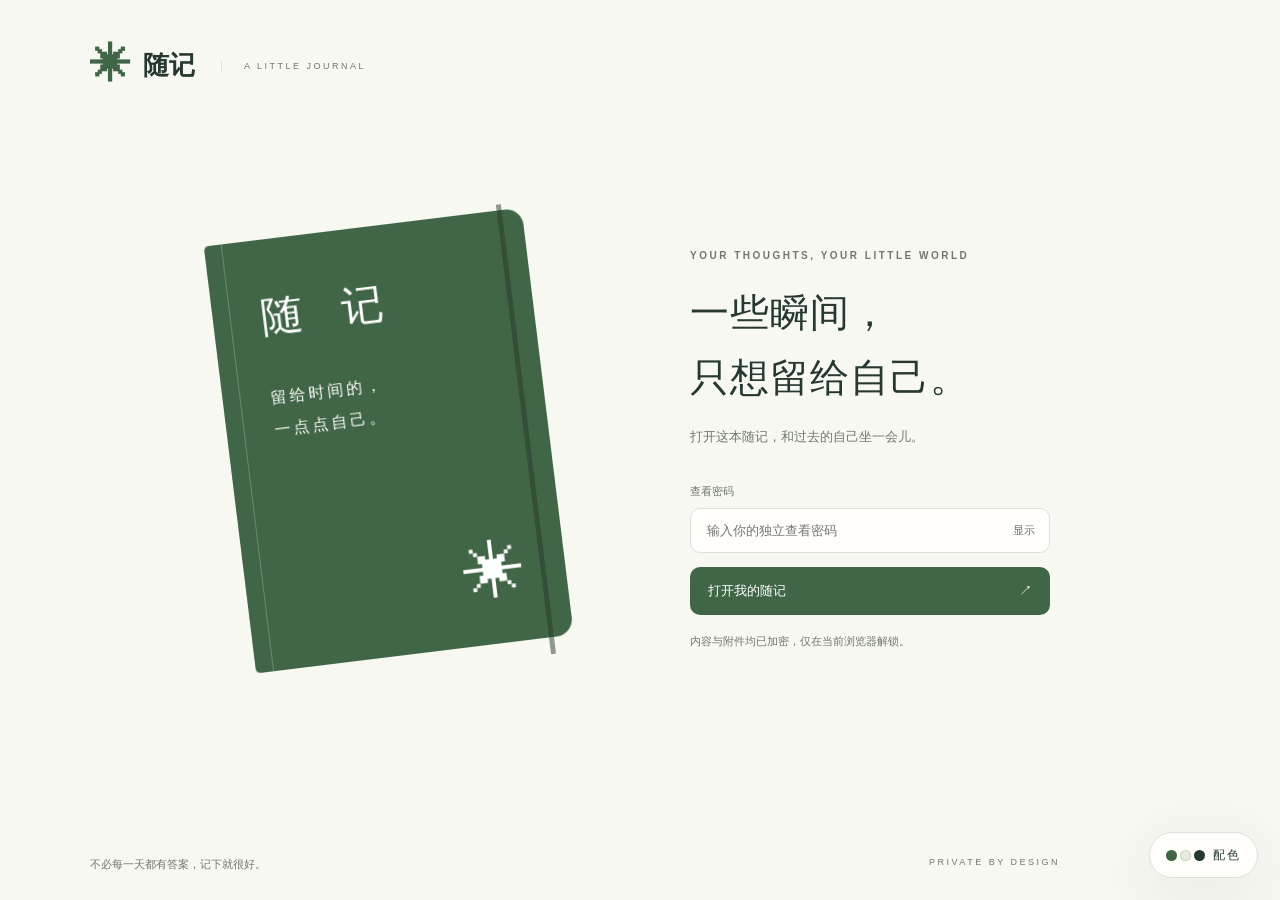
<file: index.html>
<!doctype html>
<html lang="zh-CN">
<head>
  <meta charset="utf-8">
  <meta name="viewport" content="width=device-width,initial-scale=1,viewport-fit=cover">
  <meta name="theme-color" content="#f7f8f2">
  <meta name="description" content="随记，一本只属于自己的随想日记。">
  <meta name="robots" content="noindex,nofollow,noarchive">
  <meta http-equiv="Content-Security-Policy" content="default-src 'self'; script-src 'self'; style-src 'self'; img-src 'self' blob: data: https:; media-src 'self' blob:; connect-src 'self' https://api.github.com https://hn.algolia.com https://hf-mirror.com https://dev.to https://api.xiaomimimo.com; object-src 'none'; base-uri 'none'; form-action 'none'">
  <title>随记 · 把瞬间留给时间</title>
  <link rel="icon" href="icon.svg?v=1795682903018" type="image/svg+xml">
  <link rel="apple-touch-icon" href="icon.svg?v=1795682903018">
  <link rel="stylesheet" href="styles.css?v=1795682903018">
  <script src="app.js?v=1795682903018" defer></script>
  <script src="radar.js" defer></script>
  <script src="ai.js" defer></script>
</head>
<body>
<a class="skip-link" href="#timeline">跳到时间轴</a>

<!-- 锁屏 -->
<section class="lock-screen" id="lock-screen" aria-labelledby="unlock-title">
  <header class="lock-brand">
    <span class="brand-symbol" aria-hidden="true">✳</span> 随记
    <span class="brand-en">A LITTLE JOURNAL</span>
  </header>
  <main class="lock-card">
    <div class="book-wrap" aria-hidden="true">
      <div class="book-page">
        <div class="page-inner">
          <p class="page-date" id="page-date">今日</p>
          <p class="page-head">触 点</p>
          <div class="page-line"></div>
          <p class="page-head">思 考</p>
          <div class="page-line"></div>
          <p class="page-head">关 联</p>
          <div class="page-line"></div>
          <p class="page-foot"><span aria-hidden="true">✳</span>第 1 页</p>
        </div>
      </div>
      <div class="book-art">
        <div class="book-face book-face-front">
          <div class="book-spine"></div>
          <span>随 记</span>
          <i>留给时间的，<br>一点点自己。</i>
          <b>✳</b>
        </div>
        <div class="book-face book-face-back">
          <div class="endpaper">
            <span class="endpaper-star">✳</span>
            <p>随 记</p>
            <i></i>
            <small>A LITTLE JOURNAL</small>
          </div>
        </div>
      </div>
    </div>
    <div class="lock-copy">
      <p class="eyebrow">YOUR THOUGHTS, YOUR LITTLE WORLD</p>
      <h1 id="unlock-title">一些瞬间，<br>只想留给自己。</h1>
      <p class="intro">打开这本随记，和过去的自己坐一会儿。</p>
      <form id="unlock-form">
        <label for="password">查看密码</label>
        <div class="password-field">
          <input id="password" name="password" type="password" autocomplete="current-password" required placeholder="输入你的独立查看密码">
          <button id="show-password" class="plain-icon" type="button" aria-label="显示密码">显示</button>
        </div>
        <button class="primary-button" id="unlock-submit" type="submit">打开我的随记 <span aria-hidden="true">↗</span></button>
        <p id="unlock-message" class="form-message" role="status" aria-live="polite">内容与附件均已加密，仅在当前浏览器解锁。</p>
      </form>
    </div>
  </main>
  <footer class="lock-footer">不必每一天都有答案，记下就很好。<span>PRIVATE BY DESIGN</span></footer>
</section>

<!-- 主界面 -->
<div id="journal" class="journal-shell" hidden>
  <aside class="sidebar" aria-label="随记导航">
    <a class="brand" href="#"><span class="brand-symbol" aria-hidden="true">✳</span><span>随记<small>A LITTLE JOURNAL</small></span></a>
    <p class="side-caption">我的小小宇宙</p>
    <button class="nav-item active" id="all-notes"><span aria-hidden="true">◷</span> 全部随记 <b id="nav-count">0</b></button>
    <button class="nav-item" id="list-nav" hidden><span aria-hidden="true">▤</span> 书影清单 <b id="list-count">0</b></button>
    <button class="nav-item" id="ai-nav" hidden><span aria-hidden="true">◈</span> AI 库 <b id="ai-count">0</b></button>
    <button class="nav-item" id="radar-nav" hidden><span aria-hidden="true">◉</span> AI 雷达 <b id="radar-count">0</b></button>
    <button class="nav-item" id="random-note"><span aria-hidden="true">✧</span> 偶遇一条旧念头 <span class="nav-arrow" aria-hidden="true">↗</span></button>
    <div class="side-group"><p class="side-heading">按月份回看</p><div id="month-nav" class="month-nav"></div></div>
    <div class="side-group"><p class="side-heading">念头的去处</p><div id="topic-nav" class="topic-nav"></div></div>
    <div class="sidebar-bottom">
      <div class="side-note"><span aria-hidden="true">⌁</span><p>不急着成为体系。<br>先让念头，有个落脚的地方。</p></div>
      <button id="lock-button" class="lock-button"><span aria-hidden="true">◈</span> 锁定随记</button>
    </div>
  </aside>

  <div class="workspace">
    <header class="topbar">
      <div class="breadcrumb">我的随记 <span>/</span> <span id="breadcrumb-page">时间轴</span></div>
      <label class="search-field">
        <svg viewBox="0 0 24 24" aria-hidden="true"><circle cx="10.5" cy="10.5" r="6.5"/><path d="m16 16 4 4"/></svg>
        <input id="search" type="search" placeholder="找一段话，或一个念头…" aria-label="搜索随记">
        <kbd>/</kbd>
      </label>
      <button class="mobile-lock" id="mobile-lock" aria-label="锁定随记">锁定</button>
    </header>

    <main id="main-content">
      <!-- 移动端视图切换（桌面端入口在侧栏） -->
      <div class="view-switch" id="view-switch" role="tablist" aria-label="切换视图" hidden>
        <button class="view-switch-btn active" id="mobile-view-notes" role="tab" aria-selected="true" type="button">时间轴</button>
        <button class="view-switch-btn" id="mobile-view-lists" role="tab" aria-selected="false" type="button">书影</button>
        <button class="view-switch-btn" id="mobile-view-ai" role="tab" aria-selected="false" type="button">AI库</button>
        <button class="view-switch-btn" id="mobile-view-radar" role="tab" aria-selected="false" type="button">雷达</button>
      </div>
      <div id="view-notes">
      <section class="hero">
        <div>
          <p class="eyebrow">THOUGHTS, GATHERED ALONG THE WAY</p>
          <h1>把瞬间，<br>留给<span>时间。</span><i aria-hidden="true">✳</i></h1>
          <p class="hero-description">看到、听到、想到的，都是生活留下的线索。<br>不必完整，不求答案，记下此刻的触动。</p>
          <div class="hero-meta">
            <span><b id="total-count">0</b> 篇随记</span>
            <span><b id="day-count">0</b> 个记录日</span>
            <span class="start-date" id="start-date"></span>
          </div>
        </div>
        <div class="hero-art" aria-hidden="true">
          <div class="orbit one"></div>
          <div class="orbit two"></div>
          <span class="orbit-star">✳</span>
          <span class="orbit-dot"></span>
          <p>small moments,<br>lasting thoughts.</p>
        </div>
      </section>

      <div class="content-grid">
        <section class="journal-content" aria-label="随记时间轴">
          <div class="timeline-toolbar">
            <div class="timeline-title"><h2>念头的时间轴</h2><span id="visible-count"></span></div>
            <button id="sort-button" class="sort-button" aria-label="切换时间顺序">最新在前 ↓</button>
          </div>
          <div class="filter-bar">
            <div id="filter-tags" class="filter-tags"></div>
            <button id="image-filter" class="image-filter" aria-pressed="false">▧ 有图的瞬间</button>
          </div>
          <div id="active-filter" class="active-filter" hidden><span></span><button id="clear-filter">清除筛选 ×</button></div>
          <div id="timeline" class="timeline" tabindex="-1"></div>
          <div id="empty-state" class="empty-state" hidden>
            <span aria-hidden="true">⌁</span><h3>这里还没有这个念头。</h3>
            <p>换个关键词，或回到全部随记看看。</p>
            <button class="text-button" id="empty-reset">查看全部随记 ↗</button>
          </div>
          <div class="timeline-end" id="timeline-end"><span></span><p>每一个被记下的瞬间，都在这里。</p></div>
        </section>

        <aside class="right-rail" aria-label="回顾与日历">
          <section class="calendar-panel">
            <div class="rail-heading"><h2 id="calendar-title"></h2><div><button id="calendar-prev" aria-label="上个月">‹</button><button id="calendar-next" aria-label="下个月">›</button></div></div>
            <div class="weekdays" aria-hidden="true"><span>一</span><span>二</span><span>三</span><span>四</span><span>五</span><span>六</span><span>日</span></div>
            <div id="calendar-grid" class="calendar-grid"></div>
            <p class="calendar-legend"><i></i> 有念头落下的日子</p>
          </section>
          <section class="revisit-panel">
            <span class="tiny-star" aria-hidden="true">✧</span>
            <p class="eyebrow">A MOMENT TO REVISIT</p>
            <h2>和旧念头，<br>不期而遇。</h2>
            <p>有些话，换一天再读，<br>会长出不一样的意思。</p>
            <button id="revisit-button" class="revisit-button">随意翻一页 <span aria-hidden="true">↗</span></button>
          </section>
          <div class="origin-note"><span aria-hidden="true">✳</span><p>记录交给当下，<br>沉淀交给时间。</p><small id="updated-at"></small></div>
        </aside>
      </div>
      </div>

      <!-- 书影视图（想读 / 想看清单） -->
      <section id="view-lists" hidden aria-label="书影清单">
        <div class="lists-toolbar">
          <div class="timeline-title"><h2>书影清单</h2><span id="lists-count-line"></span></div>
          <button id="lists-sort" class="sort-button" aria-label="切换清单排序">最近添加 ↓</button>
        </div>
        <p class="lists-stats" id="lists-stats"></p>
        <div class="filter-bar">
          <div id="lists-type-filter" class="filter-tags"></div>
          <div id="lists-status-filter" class="filter-tags"></div>
        </div>
        <div class="filter-bar">
          <div id="lists-tag-filter" class="filter-tags"></div>
        </div>
        <div id="lists-grid" class="lists-grid"></div>
        <div id="lists-empty" class="empty-state" hidden>
          <span aria-hidden="true">⌁</span><h3 id="lists-empty-title">清单还空着。</h3>
          <p id="lists-empty-text">对任意 AI 说一句「想读《…》」或「想看《…》」，第一条就会出现在这里。</p>
        </div>
        <div class="timeline-end"><span></span><p>想读的、想看的，都在这里慢慢等。</p></div>
      </section>

      <!-- AI 库视图（AI 项目 / Skill / 工具 / 知识文章） -->
      <section id="view-ai" hidden aria-label="AI 库">
        <div class="lists-toolbar">
          <div class="timeline-title"><h2>AI 库</h2><span id="ai-count-line"></span></div>
          <button id="ai-sort" class="sort-button" aria-label="切换 AI 库排序">最近添加 ↓</button>
        </div>
        <p class="lists-stats" id="ai-stats"></p>
        <div class="filter-bar">
          <div id="ai-type-filter" class="filter-tags"></div>
          <div id="ai-status-filter" class="filter-tags"></div>
        </div>
        <div class="filter-bar">
          <div id="ai-tag-filter" class="filter-tags"></div>
        </div>
        <div id="ai-grid" class="lists-grid"></div>
        <div id="ai-empty" class="empty-state" hidden>
          <span aria-hidden="true">⌁</span><h3 id="ai-empty-title">AI 库还空着。</h3>
          <p id="ai-empty-text">对任意 AI 说一句「记下这个项目/Skill/工具」，第一条就会出现在这里。</p>
        </div>
        <div class="timeline-end"><span></span><p>好项目、好工具、好文章，都在这里慢慢攒。</p></div>
      </section>

      <!-- AI 雷达视图（雷达站：实时信号流 + 收进雷达的精选） -->
      <section id="view-radar" hidden aria-label="AI 雷达">
        <div id="radar-hero">
          <div class="radar-grid-bg" aria-hidden="true"></div>
          <div class="radar-grid-flow" aria-hidden="true"></div>
          <div class="radar-horizon" aria-hidden="true"></div>
          <canvas id="radar-nebula" class="radar-nebula" aria-hidden="true"></canvas>
          <div class="radar-hero-inner">
            <div class="radar-hero-text">
              <p class="radar-eyebrow"><span class="radar-pulse-dot" aria-hidden="true"></span>RADAR STATION · LIVE SIGNALS</p>
              <h1>AI 雷达</h1>
              <p class="radar-hero-sub">追踪 AI 圈正在发生的事——GitHub 新项目、Hacker News 热帖、HuggingFace 每日论文实时汇聚。<br>值得跟的，收进你自己的随记。</p>
              <div class="radar-hero-stats">
                <div class="radar-stat"><b id="radar-live-count">0</b><span>条信号</span></div>
                <div class="radar-stat"><b id="radar-live-sources">0</b><span>个来源</span></div>
                <div class="radar-stat"><b id="radar-live-saved">0</b><span>已收</span></div>
              </div>
            </div>
            <div id="radar-scope" aria-hidden="true">
              <div class="radar-ticks"></div>
              <div class="radar-ring r1"></div><div class="radar-ring r2"></div><div class="radar-ring r3"></div>
              <div class="radar-axis v"></div><div class="radar-axis h"></div>
              <div class="radar-sweep"></div>
              <span class="radar-blip rb1"></span><span class="radar-blip rb2"></span><span class="radar-blip rb3"></span><span class="radar-blip rb4"></span>
            </div>
          </div>
          <div class="radar-hero-foot">
            <span id="radar-fetched">正在接入信号…</span>
            <span class="radar-sep" aria-hidden="true">·</span>
            <span id="radar-source-line"></span>
            <button id="radar-refresh" class="radar-refresh-btn" aria-label="重新拉取信号">⟳ 刷新</button>
          </div>
        </div>

        <div class="radar-view-switch" role="tablist" aria-label="雷达视图">
          <button class="radar-view-btn active" data-radar-view="briefing" role="tab" aria-selected="true" type="button">◉ 今日情报</button>
          <button class="radar-view-btn" data-radar-view="signals" role="tab" aria-selected="false" type="button">◈ 全信号 <span id="radar-view-signals-count"></span></button>
        </div>

        <div id="radar-view-briefing" class="radar-view">
          <div id="radar-briefing-hero" class="radar-briefing-hero">
            <p class="radar-eyebrow"><span class="radar-pulse-dot" aria-hidden="true"></span>AI INTEL OFFICER · 为你过滤了噪音</p>
            <h2 id="radar-briefing-title" class="radar-briefing-title">今日 AI 情报</h2>
            <p class="radar-briefing-sub">从 <b id="radar-briefing-total">0</b> 条今日信号里，按你的兴趣挑出真正有关的，写成 3 分钟能读完的日报。兴趣在「画像」里随时改。</p>
            <button id="radar-profile-btn" class="radar-ai-btn" type="button">◐ 我的画像</button>
            <button id="radar-briefing-gen" class="radar-ai-btn" type="button">✧ 重新生成</button>
          </div>
          <div id="radar-briefing-body" class="radar-briefing-body">
            <div id="radar-briefing-empty" class="radar-briefing-empty">
              <span class="radar-empty-glyph" aria-hidden="true">◉</span>
              <p>配好 MIMO key 和兴趣画像，点「✧ 重新生成」出第一份情报。</p>
            </div>
            <div id="radar-briefing-report" hidden></div>
          </div>
        </div>

        <div id="radar-view-signals" class="radar-view" hidden>
        <div class="radar-console">
          <div class="radar-console-group">
            <span class="radar-console-label">频段</span>
            <div id="radar-cat-filter" class="radar-seg"></div>
          </div>
          <div class="radar-console-group">
            <span class="radar-console-label">窗口</span>
            <div id="radar-window-filter" class="radar-seg"></div>
          </div>
          <input id="radar-search" class="radar-search" type="search" placeholder="搜信号：标题 / 摘要 / 点评…" aria-label="搜索雷达信号">
          <button id="radar-week-btn" class="radar-ai-btn" type="button" hidden>✧ 总结此频段</button>
          <span id="radar-count-line" class="radar-count-line"></span>
        </div>

        <div id="radar-scanbar" class="radar-scanbar" hidden aria-hidden="true"><span class="radar-scan-seg a"></span><span class="radar-scan-seg b"></span></div>

        <div id="radar-brief" class="radar-brief" hidden>
          <div class="radar-brief-head"><span class="radar-brief-glyph">✧</span><b id="radar-brief-title">今日简报</b><span id="radar-brief-date" class="radar-brief-date"></span></div>
          <div id="radar-brief-body" class="radar-brief-body"></div>
        </div>

        <div id="radar-saved-bar" class="radar-saved-line" hidden>
          <span class="radar-console-label">已收</span>
          <div id="radar-saved-filter" class="radar-seg"></div>
        </div>

        <div id="radar-feed" class="radar-feed"></div>

        <!-- 信号详情抽屉：锁定目标 -->
        <div id="radar-detail" class="radar-detail" hidden aria-label="信号详情">
          <div class="radar-detail-head">
            <span id="radar-detail-cat" class="radar-cat-badge cat-tool"></span>
            <span id="radar-detail-source" class="radar-detail-source"></span>
            <button id="radar-detail-close" class="radar-ask-close" aria-label="关闭详情">✕</button>
          </div>
          <h3 id="radar-detail-title" class="radar-detail-title"></h3>
          <a id="radar-detail-link" class="radar-detail-link" target="_blank" rel="noreferrer noopener">打开原文 ↗</a>
          <p id="radar-detail-summary" class="radar-detail-summary"></p>
          <div class="radar-detail-why-box">
            <span class="radar-detail-why-label">为什么值得看</span>
            <p id="radar-detail-why" class="radar-detail-why"></p>
          </div>
          <div class="radar-detail-actions">
            <button id="radar-detail-ask" class="radar-ai-btn" type="button">✧ 问 AI</button>
            <button id="radar-detail-keep" class="radar-keep-btn" type="button">收进雷达</button>
          </div>
          <div id="radar-detail-ai" class="radar-detail-ai" hidden></div>
        </div>
        <div id="radar-empty" class="radar-empty" hidden>
          <span class="radar-empty-glyph" aria-hidden="true">◉</span>
          <h3 id="radar-empty-title">还没拉到信号。</h3>
          <p id="radar-empty-text">点「⟳ 刷新」重试；网络不通时，渠道目录也能帮你找到入口。</p>
        </div>
        <div id="radar-channels" class="radar-channels" hidden></div>
        </div><!-- /radar-view-signals -->

        <!-- 兴趣画像配置抽屉 -->
        <div id="radar-profile" class="radar-detail" hidden aria-label="我的画像">
          <div class="radar-detail-head">
            <span class="radar-eyebrow">◐ 我的画像</span>
            <button id="radar-profile-close" class="radar-ask-close" aria-label="关闭画像">✕</button>
          </div>
          <p class="radar-profile-hint">告诉情报官你是谁、关注什么，它只把跟你有关的信号写进日报。画像只存在这台浏览器。</p>
          <label class="radar-profile-label">我是谁 / 在做什么</label>
          <textarea id="radar-profile-role" class="radar-profile-input" rows="2" placeholder="例：小米汽车厂内物流系统的运维 + AI agent 工具链搭建者"></textarea>
          <label class="radar-profile-label">关注方向（一行一个）</label>
          <textarea id="radar-profile-topics" class="radar-profile-input" rows="4" placeholder="例：&#10;AI agent 编排框架&#10;本地模型推理&#10;物流 AI 应用"></textarea>
          <label class="radar-profile-label">不关心的（一行一个，可选）</label>
          <textarea id="radar-profile-ignore" class="radar-profile-input" rows="2" placeholder="例：&#10;游戏模拟器&#10;加密货币"></textarea>
          <button id="radar-profile-save" class="radar-ai-btn radar-profile-save" type="button">保存画像</button>
        </div>
      </section>
    </main>

    <footer class="main-footer"><span>随记 <i>·</i> 一点一滴，都是自己。</span><span id="footer-count"></span></footer>
  </div>
</div>

<!-- 阅读器 -->
<dialog id="reader" class="reader">
  <div class="reader-top"><span id="reader-date"></span><button id="close-reader" aria-label="关闭随记">×</button></div>
  <div class="reader-content">
    <p class="eyebrow" id="reader-id"></p>
    <h1 id="reader-title"></h1>
    <div id="reader-tags" class="reader-tags"></div>
    <p class="reader-meta" id="reader-meta" hidden></p>
    <div id="reader-body" class="reader-body"></div>
    <div id="reader-attachments" class="reader-attachments"></div>
    <div class="reader-links" id="reader-links" hidden></div>
    <button id="download-note" class="text-button">下载这条随记 ↓</button>
    <button id="ai-annotate" class="text-button ai-annotate-btn">✨ AI 点评</button>
  </div>
</dialog>

<dialog id="lightbox" class="lightbox"><button id="close-lightbox" aria-label="关闭图片">×</button><img id="lightbox-image" alt="随记原始图片"></dialog>
<dialog id="attachment-overlay" class="attachment-overlay">
  <div class="overlay-bar">
    <b id="overlay-name"></b>
    <button id="overlay-close" class="overlay-close" aria-label="关闭全屏预览">⊘</button>
  </div>
  <iframe id="overlay-frame" title="附件全屏预览"></iframe>
</dialog>
<div id="toast" class="toast" role="status" aria-live="polite" hidden></div>

<!-- 配色选择器 -->
<div class="theme-picker">
  <div class="theme-panel" id="theme-panel" hidden>
    <p class="theme-panel-title">配色风格</p>
    <div id="theme-options"></div>
  </div>
  <button id="theme-toggle" class="theme-toggle" aria-label="切换配色风格" aria-expanded="false">
    <span class="theme-toggle-dots" aria-hidden="true"><i></i><i></i><i></i></span>
    <span class="theme-toggle-text">配色</span>
  </button>
</div>

<noscript><p>请启用 JavaScript，以在浏览器中解锁和阅读加密随记。</p></noscript>
</body>
</html>
</file>
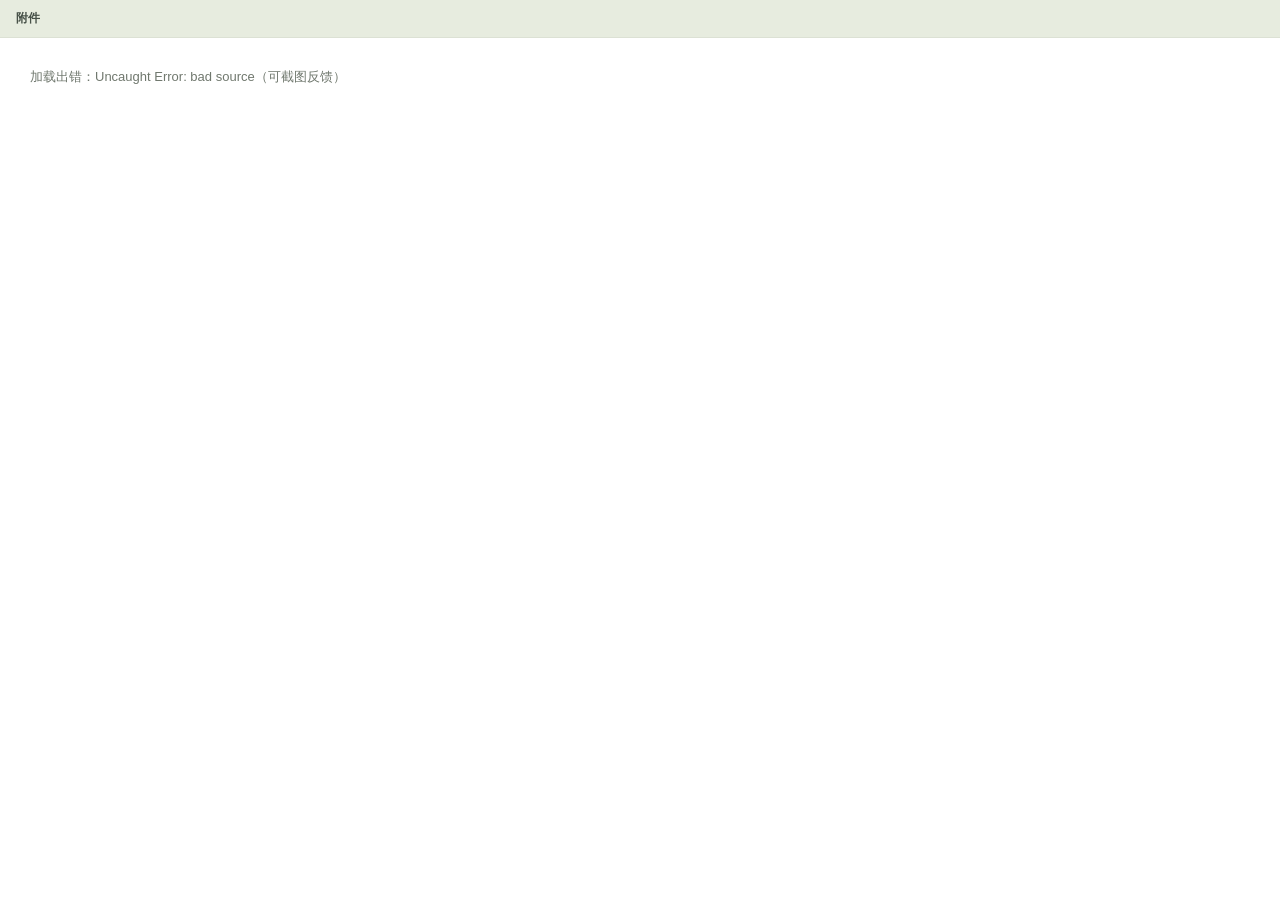
<file: viewer.html>
<!doctype html>
<html lang="zh-CN">
<head>
  <meta charset="utf-8">
  <meta name="viewport" content="width=device-width,initial-scale=1,viewport-fit=cover">
  <meta name="robots" content="noindex,nofollow,noarchive">
  <!-- 附件查看器：为运行 HTML 附件（如离线小工具）放宽脚本限制，
       但内容永远被限制在沙箱 iframe 的独立源里，碰不到随记主站 -->
  <meta http-equiv="Content-Security-Policy" content="default-src 'none'; script-src 'unsafe-inline'; style-src 'unsafe-inline'; img-src blob: data:; media-src blob: data:; frame-src blob:; connect-src blob: data:; base-uri 'none'; form-action 'none'">
  <title>随记 · 附件预览</title>
  <style>
    * { box-sizing: border-box; }
    html, body { margin: 0; height: 100%; }
    body { display: flex; flex-direction: column; font-family: -apple-system, BlinkMacSystemFont, "Segoe UI", "PingFang SC", "Microsoft YaHei", sans-serif; background: #fff; }
    .bar {
      display: flex; align-items: center; gap: 12px; padding: 10px 16px;
      background: var(--suiji-soft, #e7ecdf); border-bottom: 1px solid var(--suiji-line, #dce1d4); font-size: 12px; color: var(--suiji-body, var(--body, #475148));
    }
    .bar b { font-weight: 600; overflow: hidden; text-overflow: ellipsis; white-space: nowrap; }
    .bar a { margin-left: auto; color: #416647; text-decoration: none; border: 1px solid #dce1d4; border-radius: 8px; padding: 6px 12px; white-space: nowrap; }
    .bar a:hover { border-color: #416647; }
    iframe { border: 0; width: 100%; flex: 1; background: #fff; }
    .loading { padding: 30px; color: #70786e; font-size: 13px; }
  </style>
</head>
<body>
  <div class="bar"><b id="name">附件预览</b></div>
  <div class="loading" id="loading">正在解密并加载附件…</div>
  <iframe id="frame" sandbox="allow-scripts allow-modals allow-forms allow-popups" hidden title="附件内容"></iframe>
  <script>
    'use strict';
    const frame = document.getElementById('frame');
    const loading = document.getElementById('loading');
    const source = decodeURIComponent(location.hash.slice(1));
    const params = new URLSearchParams(location.search);
    const fileName = params.get('name') || '附件';
    const bare = params.get('bare') === '1';
    // 从父页面拷贝主题变量（同源）。注意：主题变量在 CSS 规则里，
    // 必须用 getComputedStyle 读取（.style 只能读到内联样式）
    function syncTheme() {
      try {
        const cs = getComputedStyle(parent.document.documentElement);
        const val = n => cs.getPropertyValue(n).trim();
        const soft = val('--soft'), line = val('--line'), body = val('--body');
        if (soft) document.documentElement.style.setProperty('--suiji-soft', soft);
        if (line) document.documentElement.style.setProperty('--suiji-line', line);
        if (body) document.documentElement.style.setProperty('--suiji-body', body);
        const barEl = document.querySelector('.bar');
        if (barEl) {
          if (soft) barEl.style.background = soft;
          if (line) barEl.style.borderBottomColor = line;
          if (body) barEl.style.color = body;
        }
      } catch (e) {}
    }
    window.addEventListener('error', e => {
      const l = document.getElementById('loading');
      if (l) l.textContent = '加载出错：' + (e.message || '未知错误') + '（可截图反馈）';
    });
    window.__suijiSyncTheme = syncTheme;  // 主站切主题时调用
    syncTheme();
    if (bare) document.querySelector('.bar').remove();
    else document.getElementById('name').textContent = fileName;

    if (!/^blob:/.test(source)) { loading.textContent = '链接无效。'; throw new Error('bad source'); }

    const failTimer = setTimeout(() => { loading.textContent = '加载超时，请下拉刷新后重试。'; }, 12000);
    fetch(source)
      .then(r => { if (!r.ok) throw new Error('fetch failed'); return r.text(); })
      .then(html => {
        // 沙箱 iframe 是独立源，给附件补一个内存版 localStorage，
        // 让「数据存在本地」的小工具（如话术手册的收藏功能）正常工作
        const shim = '<script>(function(){try{var s={};var fake={getItem:function(k){return k in s?s[k]:null},setItem:function(k,v){s[k]=String(v)},removeItem:function(k){delete s[k]},clear:function(){s={}},key:function(i){return Object.keys(s)[i]||null},get length(){return Object.keys(s).length}};Object.defineProperty(window,"localStorage",{value:fake});Object.defineProperty(window,"sessionStorage",{value:fake});}catch(e){}})();<\/script>';
        // 重新打包：由本页创建的 blob 继承本页 CSP（允许附件内联脚本），再放入沙箱运行
        const blob = new Blob([shim + html], { type: 'text/html' });
        const url = URL.createObjectURL(blob);
        frame.src = url;
        frame.hidden = false;
        clearTimeout(failTimer);
        loading.remove();
      })
      .catch(err => { clearTimeout(failTimer); loading.textContent = '附件加载失败（' + (err && err.message || '未知') + '），请下拉刷新后重试。'; });
  </script>
</body>
</html>
</file>
<file: styles.css>
/* 随记 · 样式：鼠尾草绿 · 衬线 · 纸面 */
:root {
  --bg: #f7f8f2;
  --surface: #fffefa;
  --sidebar: #f0f2e9;
  --ink: #27392f;
  --body: #475148;
  --muted: #70786e;
  --accent: #416647;
  --accent-dark: #304e35;
  --soft: #e7ecdf;
  --line: #dce1d4;
  --white: #fff;
  --error: #a24739;
  --overlay: rgba(25, 37, 29, .48);
  --shadow: 0 18px 70px rgba(38, 55, 39, .10);
  --on-accent: #fff;
  --serif: "Iowan Old Style", "Palatino Linotype", "Noto Serif SC", "Songti SC", "STSong", serif;
  --sans: -apple-system, BlinkMacSystemFont, "Segoe UI", "PingFang SC", "Microsoft YaHei", sans-serif;
  --radius: 18px;
  color-scheme: light;
}

/* ---------- 配色主题（选择器见右下角） ---------- */
[data-theme="terracotta"] {
  --bg: #faf6ef; --surface: #fffdf8; --sidebar: #f3ece1;
  --ink: #3b2c22; --body: #5c4a3c; --muted: #7d6a5a;
  --accent: #b0543a; --accent-dark: #8c3f2b; --soft: #f2e3d4;
  --line: #e4d5c3; --on-accent: #fff;
  --overlay: rgba(60, 40, 28, .45); --shadow: 0 18px 70px rgba(90, 60, 40, .12);
}
[data-theme="sakura"] {
  --bg: #fdf5f6; --surface: #fffcfc; --sidebar: #f8eaee;
  --ink: #3d2a2e; --body: #5e464c; --muted: #876870;
  --accent: #b04a64; --accent-dark: #8d3850; --soft: #f6dfe6;
  --line: #edd5db; --on-accent: #fff;
  --overlay: rgba(60, 35, 42, .45); --shadow: 0 18px 70px rgba(95, 55, 65, .12);
}
[data-theme="lavender"] {
  --bg: #f7f5fb; --surface: #fdfcff; --sidebar: #eeebf6;
  --ink: #2e2a3d; --body: #4c4660; --muted: #6f6884;
  --accent: #6b5ca8; --accent-dark: #534590; --soft: #e6e1f2;
  --line: #d8d2e6; --on-accent: #fff;
  --overlay: rgba(40, 32, 66, .48); --shadow: 0 18px 70px rgba(55, 45, 90, .12);
}
[data-theme="sky"] {
  --bg: #f2f7fa; --surface: #fbfeff; --sidebar: #e7eff4;
  --ink: #22323c; --body: #40535e; --muted: #5f727d;
  --accent: #2f7091; --accent-dark: #245771; --soft: #dce9f0;
  --line: #ccdde6; --on-accent: #fff;
  --overlay: rgba(25, 45, 58, .48); --shadow: 0 18px 70px rgba(35, 65, 85, .12);
}
[data-theme="night"] {
  --bg: #1e2229; --surface: #262b33; --sidebar: #23282f;
  --ink: #ece7dc; --body: #c2bcb1; --muted: #8d867b;
  --accent: #d2a765; --accent-dark: #e0b97e; --soft: #333a44;
  --line: #3a424d; --on-accent: #22262c;
  --overlay: rgba(10, 12, 16, .6); --shadow: 0 18px 70px rgba(0, 0, 0, .38);
  color-scheme: dark;
}

* { box-sizing: border-box; }
html { scroll-behavior: smooth; }
body {
  margin: 0;
  background: var(--bg);
  color: var(--body);
  font-family: var(--sans);
  font-size: 14px;
  -webkit-font-smoothing: antialiased;
}
body:has(dialog[open]) { overflow: hidden; }
h1, h2, h3, p { margin: 0; }
h1, h2, h3 { text-wrap: balance; }
p { text-wrap: pretty; }
button { font: inherit; color: inherit; border: 0; background: none; cursor: pointer; transition: background .15s, color .15s, transform .15s; }
button:hover { color: var(--accent-dark); }
button:disabled { opacity: .35; cursor: default; }
button:focus-visible, a:focus-visible, input:focus-visible { outline: 2px solid var(--accent); outline-offset: 4px; }
a { color: inherit; text-decoration: none; }
[hidden] { display: none !important; }
svg { fill: none; stroke: currentColor; stroke-width: 1.7; }

.skip-link {
  position: fixed; left: 20px; top: -100px; z-index: 100;
  background: var(--ink); color: var(--white); padding: 12px;
}
.skip-link:focus { top: 10px; }

.brand-symbol {
  font-size: 41px; line-height: 1; color: var(--accent); font-family: Georgia, serif;
}
.eyebrow {
  font-size: 10px; font-weight: 600; letter-spacing: 2.5px; color: var(--muted); line-height: 1.7;
}

/* ---------- 锁屏 ---------- */
.lock-screen {
  min-height: 100svh; max-width: 1220px; margin: auto;
  padding: 45px 60px 28px;
  display: flex; flex-direction: column; justify-content: space-between;
}
.lock-brand {
  display: flex; align-items: center; gap: 12px;
  font-family: var(--serif); font-size: 26px; color: var(--ink); font-weight: bold;
}
.brand-en {
  font-family: var(--sans); font-size: 9px; font-weight: 500; letter-spacing: 2.5px;
  margin-left: 14px; padding-left: 22px; border-left: 1px solid var(--line); color: var(--muted);
}
.lock-card {
  display: grid; grid-template-columns: 1fr 1fr; align-items: center; gap: 100px;
  max-width: 900px; width: 100%; align-self: center; padding: 62px 0 85px;
}
.book-wrap {
  position: relative; justify-self: center;
  height: 430px; max-width: 320px; width: 100%; perspective: 1600px;
  transition: transform 1s cubic-bezier(.45, 0, .18, 1);
}
.book-page {
  position: absolute; inset: 0; transform: rotate(-7deg);
  transform-origin: left center;  /* 与封面同一转轴（书沟），摊开才严丝合缝 */
  border-radius: 2px 17px 17px 2px;  /* 书沟侧直边，书口侧圆角 */
  background:
    linear-gradient(to right, rgba(0, 0, 0, .12), transparent 12%),  /* 书沟侧渐深 */
    linear-gradient(165deg, var(--surface), color-mix(in srgb, var(--soft) 60%, var(--surface)));
  box-shadow: 0 22px 48px var(--shadow);
  padding: 44px 36px 30px 54px; overflow: hidden;
}
/* 装订线 + 右侧页缘，像一本翻开的笔记本 */
.book-page::before {
  content: ""; position: absolute; left: 24px; top: 10px; bottom: 10px;
  border-left: 1px solid color-mix(in srgb, var(--accent) 22%, transparent);
}
.book-page::after {
  content: ""; position: absolute; right: 5px; top: 10px; bottom: 10px; width: 4px;
  background: repeating-linear-gradient(to right,
    color-mix(in srgb, var(--accent) 12%, transparent) 0 1px, transparent 1px 3px);
}
.page-inner { height: 100%; display: flex; flex-direction: column; }
.page-date {
  font-family: var(--serif); font-size: 11.5px; letter-spacing: 3px;
  color: var(--muted); border-bottom: 1px solid var(--line); padding-bottom: 12px;
}
.page-head {
  font-family: var(--serif); font-size: 15px; letter-spacing: 7px;
  color: var(--accent-dark); margin-top: 20px;
}
.page-line {
  height: 12px; margin-top: 10px;
  border-bottom: 1px dashed color-mix(in srgb, var(--accent) 26%, transparent);
}
.page-foot {
  margin-top: auto; text-align: center; font-size: 10px; letter-spacing: 3px; color: var(--muted);
}
.page-foot span { color: var(--accent); margin-right: 8px; font-size: 12px; }
.book-art {
  position: absolute; inset: 0; transform: rotate(-7deg); transform-style: preserve-3d;
  transform-origin: left center;
  transition: transform .9s cubic-bezier(.45, 0, .18, 1);
}
/* 双面封面：正面=封面，背面=封面内侧衬页（翻过去依然可见，书不会"消失"） */
.book-face {
  position: absolute; inset: 0; border-radius: 5px 17px 17px 5px;
  backface-visibility: hidden; -webkit-backface-visibility: hidden;
}
.book-face-front {
  background: var(--accent); box-shadow: 8px 12px 0 var(--soft), 14px 28px 55px var(--shadow);
  color: var(--on-accent); padding: 50px 40px 35px 48px; display: flex; flex-direction: column;
}
.book-face-back {
  transform: rotateY(180deg) translateZ(1px);
  border-radius: 17px 2px 2px 17px;  /* 外侧书口圆角，书沟侧直边 */
  background:
    linear-gradient(to left, rgba(0, 0, 0, .22), transparent 16%),  /* 书沟侧渐深 */
    linear-gradient(155deg,
      color-mix(in srgb, var(--accent) 72%, var(--ink)),
      color-mix(in srgb, var(--accent) 84%, var(--ink)));
  box-shadow: 0 22px 48px var(--shadow);
}
/* 内衬双线框：像精装书的藏书票页 */
.book-face-back::before {
  content: ""; position: absolute; inset: 15px;
  border: 1px solid color-mix(in srgb, var(--on-accent) 16%, transparent);
  border-radius: 3px 12px 12px 3px;
  box-shadow: 0 0 0 3px color-mix(in srgb, var(--on-accent) 5%, transparent);
}
.endpaper {
  position: absolute; inset: 0; display: flex; flex-direction: column;
  align-items: center; justify-content: center; gap: 10px;
  color: color-mix(in srgb, var(--on-accent) 42%, transparent);
}
.endpaper-star { font-family: var(--serif); font-size: 34px; line-height: 1; }
.endpaper p { font-family: var(--serif); font-size: 17px; letter-spacing: 10px; margin: 0; padding-left: 10px; }
.endpaper i { display: block; width: 34px; height: 1px; background: currentColor; opacity: .5; }
.endpaper small { font-size: 8px; letter-spacing: 3px; }
/* 解锁成功：封面完全摊平（179°），与内页对称成一本书 */
body.book-opening .book-art { transform: rotate(-7deg) rotateY(-180deg); }
/* 舞台随翻开右移并缩小：摊开的跨页保持在画面中心 */
body.book-opening .book-wrap { transform: translateX(150px) scale(.82); }
body.book-opening .book-page i { animation: page-glow 1s ease both; }
@keyframes page-glow {
  from { opacity: .45; }
  to { opacity: 1; }
}
/* 视图切换：锁屏淡出、随记淡入 */
.lock-screen.leaving { opacity: 0; transform: scale(1.035); transition: opacity .42s ease, transform .42s ease; }
.journal-shell.entering { animation: journal-in .55s ease both; }
@keyframes journal-in {
  from { opacity: 0; transform: translateY(16px); }
  to { opacity: 1; transform: none; }
}
.book-face-front::after {
  content: ""; position: absolute; right: 20px; top: -6px;
  height: 453px; width: 5px; background: var(--ink); opacity: .5;
}
.book-spine { position: absolute; left: 17px; top: 0; bottom: 0; border-left: 1px solid rgba(255, 255, 255, .22); }
.book-face-front > span { font-family: var(--serif); font-size: 42px; letter-spacing: 14px; }
.book-face-front > i {
  font-family: var(--serif); font-size: 16px; font-style: normal;
  line-height: 2; letter-spacing: 3px; margin-top: 37px;
}
.book-face-front > b {
  font-family: var(--serif); font-size: 62px; font-weight: 400;
  align-self: flex-end; margin-top: auto;
}
.lock-copy { width: 100%; max-width: 360px; }
.lock-copy h1 {
  font-family: var(--serif); font-size: 39px; line-height: 1.65; letter-spacing: 1px;
  color: var(--ink); margin: 17px 0 15px; font-weight: 500;
}
.intro { font-size: 13px; line-height: 1.9; color: var(--muted); }
.lock-copy label { display: block; font-size: 11px; color: var(--muted); margin: 34px 0 9px; }
.password-field {
  border: 1px solid var(--line); border-radius: 10px; display: flex;
  overflow: hidden; background: var(--surface); padding-right: 4px;
}
.password-field:focus-within { border-color: var(--accent); }
.password-field input {
  flex: 1; border: 0; outline: 0; background: none; padding: 14px 16px;
  font-size: 13px; color: var(--ink); min-width: 0;
}
.plain-icon { font-size: 11px; color: var(--muted); padding: 6px 10px; white-space: nowrap; }
.plain-icon:hover { color: var(--accent); }
.primary-button {
  margin-top: 14px; border-radius: 10px; background: var(--accent); color: var(--on-accent);
  display: flex; align-items: center; justify-content: space-between;
  padding: 15px 18px; width: 100%; font-size: 13px;
}
.primary-button:hover { background: var(--accent-dark); color: var(--on-accent); }
.primary-button:disabled { opacity: .6; }
.form-message { font-size: 11px; color: var(--muted); margin-top: 16px; line-height: 1.9; min-height: 42px; }
.form-message.error { color: var(--error); }
.lock-footer {
  display: flex; justify-content: space-between; gap: 12px; flex-wrap: wrap;
  color: var(--muted); font-size: 11px; padding-right: 130px;
}
.lock-footer span { letter-spacing: 2.5px; font-size: 9px; }

/* ---------- 主布局 ---------- */
.journal-shell { min-height: 100svh; }
.sidebar {
  position: fixed; top: 0; bottom: 0; width: 222px; padding: 33px 24px 24px;
  background: var(--sidebar); border-right: 1px solid var(--line);
  display: flex; flex-direction: column; overflow: auto; z-index: 5;
}
.brand { display: flex; gap: 12px; align-items: center; color: var(--ink); margin-bottom: 45px; font-family: var(--serif); font-size: 22px; font-weight: bold; }
.brand .brand-symbol { font-size: 30px; }
.brand small { display: block; font-family: var(--sans); font-size: 8px; letter-spacing: 2.4px; color: var(--muted); font-weight: 500; }
.side-caption { font-size: 10px; letter-spacing: 1.5px; color: var(--muted); margin: 0 11px 15px; }
.nav-item {
  width: 100%; display: flex; align-items: center; gap: 10px; text-align: left;
  padding: 12px 11px; font-size: 12px; border-radius: 8px; margin-bottom: 6px; color: var(--body);
}
.nav-item:hover { background: color-mix(in srgb, var(--accent) 9%, transparent); }
.nav-item.active { background: var(--soft); color: var(--accent-dark); }
.nav-item b { margin-left: auto; font-weight: 500; font-size: 11px; color: var(--muted); }
.nav-arrow { margin-left: auto; color: var(--muted); }
.side-group { margin-top: 38px; }
.side-heading { font-size: 10px; letter-spacing: 1px; color: var(--muted); margin: 0 11px 13px; }
.month-nav, .topic-nav { display: flex; flex-direction: column; gap: 2px; }
.topic-nav { flex-direction: row; flex-wrap: wrap; gap: 6px; padding: 0 11px; }
.month-button {
  display: flex; align-items: center; justify-content: space-between; width: 100%;
  padding: 9px 12px; font-size: 12px; border-radius: 6px; color: var(--body);
}
.month-button:hover { background: color-mix(in srgb, var(--accent) 9%, transparent); }
.month-button.active { font-weight: 600; color: var(--accent); }
.month-button span { color: var(--muted); font-size: 11px; }
.topic-button {
  font-size: 11px; border: 1px solid var(--line); border-radius: 5px;
  padding: 5px 9px; line-height: 1.5; color: var(--body); background: var(--surface);
}
.topic-button:hover, .topic-button.active { border-color: var(--accent); color: var(--accent-dark); }
.sidebar-bottom { margin-top: auto; padding-top: 60px; }
.side-note {
  padding: 18px 10px 22px; border-bottom: 1px solid var(--line); margin-bottom: 17px;
  color: var(--muted); font-size: 11px; line-height: 1.9;
}
.side-note span { color: var(--accent); margin-right: 6px; }
.side-note p { display: inline; }
.lock-button { font-size: 11px; display: flex; align-items: center; gap: 8px; padding: 8px 10px; color: var(--body); }
.lock-button:hover { color: var(--accent); }

.workspace { margin-left: 222px; width: calc(100% - 222px); min-width: 0; padding: 0 48px; }
.topbar {
  height: 76px; display: flex; align-items: center; justify-content: space-between;
  border-bottom: 1px solid var(--line); gap: 20px;
  position: sticky; top: 0; background: color-mix(in srgb, var(--bg) 92%, transparent); backdrop-filter: blur(8px); z-index: 20;
}
.breadcrumb { color: var(--muted); font-size: 11px; letter-spacing: .5px; }
.breadcrumb span { margin: 0 8px; opacity: .6; }
.search-field {
  display: flex; align-items: center; gap: 9px; width: 280px;
  color: var(--muted); font-size: 11px;
}
.search-field svg { width: 15px; height: 15px; flex: none; }
.search-field input {
  flex: 1; border: 0; outline: 0; background: none; font-size: 11px;
  color: var(--ink); min-width: 0;
}
.search-field kbd {
  border: 1px solid var(--line); border-radius: 5px; padding: 2px 7px;
  font-size: 10px; color: var(--muted); background: var(--surface); font-family: inherit;
}
.mobile-lock {
  display: none; border: 1px solid var(--line); border-radius: 8px;
  padding: 7px 12px; font-size: 12px; color: var(--body); background: var(--surface);
}

/* ---------- Hero ---------- */
.hero {
  display: flex; align-items: center; justify-content: space-between;
  min-height: 325px; padding: 42px 0 40px; gap: 30px; border-bottom: 1px solid var(--line);
}
.hero h1 {
  font-family: var(--serif); font-weight: 500; font-size: 46px; color: var(--ink);
  line-height: 1.4; letter-spacing: 3px; margin-top: 14px;
}
.hero h1 span { color: var(--accent); }
.hero h1 i {
  font-style: normal; color: var(--accent); font-size: 24px;
  vertical-align: 22px; margin-left: 18px;
}
.hero-description { font-size: 12px; color: var(--muted); line-height: 2.1; margin-top: 16px; }
.hero-meta { display: flex; align-items: center; gap: 20px; font-size: 10px; margin-top: 23px; color: var(--muted); }
.hero-meta b { color: var(--ink); font-size: 14px; font-family: var(--serif); margin-right: 3px; }
.hero-meta .start-date { padding-left: 20px; border-left: 1px solid var(--line); }
.hero-art { position: relative; width: 230px; height: 230px; flex: none; margin-right: 42px; }
.orbit { position: absolute; inset: 35px 15px; border: 1px solid var(--line); border-radius: 50%; transform: rotate(-35deg); }
.orbit.two { inset: 20px 45px 45px 20px; transform: rotate(28deg); }
.orbit-star { position: absolute; left: 58px; top: 48px; font-family: var(--serif); font-size: 89px; color: var(--accent); line-height: 1; }
.orbit-dot { position: absolute; right: 22px; top: 24px; width: 7px; height: 7px; border-radius: 50%; background: var(--accent); opacity: .6; }
.hero-art p {
  position: absolute; bottom: 17px; right: 7px; transform: rotate(-8deg);
  font-family: var(--serif); font-size: 15px; font-style: italic;
  line-height: 1.5; color: var(--muted);
}

/* ---------- 内容区 ---------- */
.content-grid {
  display: grid; grid-template-columns: minmax(0, 1fr) 211px;
  gap: 44px; padding-top: 32px;
}
.timeline-toolbar { display: flex; align-items: center; justify-content: space-between; gap: 16px; }
.timeline-title { display: flex; align-items: center; gap: 10px; }
.timeline-title h2 { font-family: var(--serif); font-size: 19px; font-weight: 500; color: var(--ink); }
.timeline-title span { color: var(--muted); font-size: 11px; }
.sort-button { font-size: 10px; white-space: nowrap; color: var(--muted); padding: 7px 0 7px 8px; }
.filter-bar { display: flex; align-items: center; gap: 10px; margin: 26px 0 6px; }
.filter-tags { display: flex; gap: 5px; flex-wrap: wrap; }
.filter-chip { font-size: 10px; border-radius: 5px; color: var(--muted); padding: 6px 10px; }
.filter-chip:hover { color: var(--accent-dark); background: var(--soft); }
.filter-chip.active { background: var(--ink); color: var(--bg); }
.image-filter { white-space: nowrap; font-size: 10px; padding: 6px 0; color: var(--muted); margin-left: auto; }
.image-filter[aria-pressed="true"] { color: var(--accent); font-weight: 600; }
.active-filter {
  display: flex; justify-content: space-between; background: var(--soft); font-size: 10px;
  border-radius: 7px; margin: 12px 0 20px; padding: 10px 12px; gap: 10px; color: var(--accent-dark);
}
.active-filter button { color: inherit; font-size: 10px; white-space: nowrap; }

/* 时间轴卡片 */
.timeline { display: flex; flex-direction: column; outline: none; }
.month-heading {
  display: flex; align-items: center; gap: 12px; margin: 29px 0 21px;
  color: var(--muted); font-size: 12px; font-weight: 500; letter-spacing: 1px;
  font-family: var(--sans);
}
.month-heading::after { content: ""; flex: 1; height: 1px; background: var(--line); }
.timeline-entry {
  display: grid; grid-template-columns: 45px minmax(0, 1fr);
  gap: 18px; position: relative; padding-bottom: 24px;
}
.date-stamp { text-align: center; color: var(--muted); padding-top: 13px; }
.date-stamp time { display: flex; flex-direction: column; align-items: center; }
.date-stamp strong { font-family: var(--serif); font-size: 25px; color: var(--ink); font-weight: 500; line-height: 1.1; }
.date-stamp small { font-size: 10px; letter-spacing: 1px; }
.entry-card {
  border: 1px solid var(--line); border-radius: 12px; background: var(--surface);
  overflow: hidden; transition: box-shadow .2s, border-color .2s; min-width: 0;
}
.entry-card:hover { box-shadow: var(--shadow); border-color: var(--accent); }
.card-main { padding: 25px 27px 23px; }
.entry-meta {
  display: flex; justify-content: space-between; gap: 10px;
  font-size: 9px; letter-spacing: .4px; color: var(--muted);
}
.meta-dot { width: 5px; height: 5px; border-radius: 50%; background: var(--accent); display: inline-block; margin-right: 7px; vertical-align: 1px; }
.card-title {
  font-family: var(--serif); font-size: 21px; font-weight: 500; color: var(--ink);
  text-align: left; padding: 0; margin-top: 13px;
}
.card-title:hover { color: var(--accent); }
.card-quote {
  border-left: 2px solid var(--accent); padding-left: 14px; margin: 20px 0 16px;
  font-family: var(--serif); font-size: 15px; line-height: 1.9; color: var(--ink); white-space: pre-line;
}
.card-excerpt {
  font-size: 12px; line-height: 2.05; display: -webkit-box; -webkit-line-clamp: 3;
  -webkit-box-orient: vertical; overflow: hidden; color: var(--body); white-space: pre-line; margin-top: 14px;
}
.card-picture {
  border: 0; padding: 0; display: block; background: var(--soft);
  width: 100%; max-height: 205px; overflow: hidden; position: relative; border-radius: 0;
}
.card-picture img { width: 100%; height: 205px; object-fit: cover; display: block; }
.image-loading { font-size: 10px; color: var(--muted); padding: 14px; }
.card-bottom {
  display: flex; align-items: center; justify-content: space-between; gap: 14px;
  border-top: 1px solid var(--line); padding: 15px 24px;
}
.card-tags { display: flex; gap: 9px; flex-wrap: wrap; }
.card-tag { font-size: 9px; color: var(--accent); padding: 0; }
.card-tag:hover { color: var(--accent-dark); text-decoration: underline; }
.read-more { font-size: 12px; color: var(--muted); white-space: nowrap; align-self: flex-start; text-align: left; }
.read-more:hover { color: var(--accent); }
.empty-state { text-align: center; padding: 55px 10px 70px; color: var(--muted); }
.empty-state span { font-size: 28px; color: var(--accent); }
.empty-state h3 { margin: 12px 0 8px; color: var(--ink); font-family: var(--serif); }
.text-button {
  border: 1px solid var(--line); background: var(--surface); color: var(--body);
  border-radius: 8px; padding: 10px 18px; font-size: 11px; margin-top: 14px;
}
.text-button:hover { border-color: var(--accent); color: var(--accent); }
.timeline-end {
  display: flex; align-items: center; flex-direction: column; gap: 14px;
  color: var(--muted); font-size: 10px; padding: 26px 0 50px;
}
.timeline-end span { width: 42px; height: 1px; background: var(--line); }

/* ---------- 右栏 ---------- */
.right-rail { min-width: 0; }
.calendar-panel { border: 1px solid var(--line); border-radius: 12px; background: var(--surface); padding: 18px 16px; }
.rail-heading { display: flex; align-items: center; justify-content: space-between; }
.rail-heading h2 { font-family: var(--serif); font-size: 14px; font-weight: 500; color: var(--ink); }
.rail-heading button {
  border: 1px solid var(--line); border-radius: 6px; width: 22px; height: 22px;
  color: var(--muted); font-size: 13px; margin-left: 5px; line-height: 1;
}
.rail-heading button:disabled { opacity: .3; }
.weekdays {
  margin-top: 20px; margin-bottom: 13px; color: var(--muted);
  display: grid; grid-template-columns: repeat(7, minmax(0, 1fr)); text-align: center; font-size: 9px;
}
.calendar-grid { display: grid; grid-template-columns: repeat(7, minmax(0, 1fr)); text-align: center; font-size: 10px; gap: 5px; }
.calendar-grid span, .calendar-grid button {
  display: flex; align-items: center; justify-content: center;
  aspect-ratio: 1; border-radius: 50%; color: var(--body);
  padding: 0; min-width: 0;  /* 清掉按钮 UA 内边距，防止 7 列最小宽度撑爆面板 */
}
.calendar-grid span { color: color-mix(in srgb, var(--body) 38%, transparent); }
.calendar-grid button.has-note { background: var(--soft); color: var(--accent-dark); font-weight: 600; }
.calendar-grid button.has-note:hover { background: var(--accent); color: var(--on-accent); }
.calendar-grid button.selected { background: var(--accent); color: var(--on-accent); }
.calendar-legend { font-size: 9px; color: var(--muted); margin-top: 18px; display: flex; align-items: center; gap: 8px; }
.calendar-legend i { width: 7px; height: 7px; border-radius: 50%; background: var(--soft); }
.revisit-panel { position: relative; margin-top: 35px; padding: 24px 20px; background: var(--soft); border-radius: 10px; }
.tiny-star { font-size: 28px; color: var(--accent); }
.revisit-panel .eyebrow { margin: 10px 0 8px; letter-spacing: 1.6px; white-space: nowrap; font-size: 9px; }
.revisit-panel h2 { font-family: var(--serif); font-size: 19px; font-weight: 500; color: var(--ink); line-height: 1.6; }
.revisit-panel p { font-size: 11px; color: var(--muted); line-height: 1.9; margin-top: 12px; }
.revisit-button {
  display: flex; align-items: center; justify-content: space-between; width: 100%;
  padding: 13px 0 0; margin-top: 14px; border-top: 1px solid var(--line);
  font-size: 10px; color: var(--accent);
}
.revisit-button:hover { color: var(--accent-dark); }
.origin-note { text-align: center; color: var(--muted); padding: 34px 0 15px; font-size: 11px; line-height: 1.9; }
.origin-note span { color: var(--accent); }
.origin-note p { display: inline; }
.origin-note small { display: block; margin-top: 12px; font-size: 9px; opacity: .85; }

.main-footer {
  display: flex; justify-content: space-between; gap: 15px; flex-wrap: wrap;
  margin: 10px 0 0; padding: 23px 0 27px; border-top: 1px solid var(--line);
  font-size: 9px; color: var(--muted);
}
.main-footer i { color: var(--accent); font-style: normal; }

/* ---------- 阅读器 & 灯箱 ---------- */
.reader {
  border: 0; max-width: 760px; width: calc(100% - 32px); max-height: 92svh;
  border-radius: var(--radius); background: var(--surface); color: var(--body);
  padding: 0; box-shadow: var(--shadow);
}
.reader::backdrop { background: var(--overlay); }
.reader-top {
  position: sticky; top: 0; z-index: 1; display: flex; align-items: center; justify-content: space-between;
  padding: 17px 28px; background: var(--surface); border-bottom: 1px solid var(--line);
  color: var(--muted); font-size: 11px;
}
.reader-top button {
  border: 1px solid var(--line); width: 30px; height: 30px; border-radius: 50%;
  font-size: 16px; color: var(--muted); line-height: 1;
}
.reader-content { padding: 30px 46px 40px; }
.reader-content h1 {
  font-family: var(--serif); font-size: 26px; font-weight: 500;
  color: var(--ink); margin-bottom: 12px; letter-spacing: 1px;
}
.reader-tags { display: flex; flex-wrap: wrap; gap: 8px; font-size: 10px; color: var(--accent); margin-bottom: 26px; }
.reader-tags span::before { content: "# "; }
.reader-body { font-size: 14px; line-height: 2.1; overflow-wrap: anywhere; max-inline-size: 42em; }
.reader-body h2 { font-family: var(--serif); font-size: 18px; font-weight: 500; color: var(--ink); margin: 26px 0 10px; }
.reader-body h3 { font-family: var(--serif); font-size: 15px; color: var(--ink); margin: 20px 0 8px; }
.reader-body blockquote {
  border-left: 2px solid var(--accent); padding-left: 14px; margin: 16px 0;
  font-family: var(--serif); color: var(--ink); line-height: 1.95;
}
.reader-body ul { padding-left: 20px; margin: 10px 0; }
.reader-body li { margin: 5px 0; }
.reader-body code {
  background: var(--soft); border-radius: 4px; padding: 1px 6px;
  font-size: 12px; font-family: ui-monospace, monospace;
}
.reader-body pre {
  background: var(--ink); color: var(--soft); padding: 16px 18px; border-radius: 10px;
  overflow-x: auto; font-size: 12px; line-height: 1.7;
}
.reader-body pre code { background: none; padding: 0; color: inherit; }
.reader-body a { color: var(--accent); text-decoration: underline; }
.reader-body p { margin: 11px 0; }
.reader-attachments { margin-top: 26px; display: flex; flex-direction: column; gap: 14px; }
.reader-attachments figure { margin: 0; }
.reader-attachments img, .reader-attachments video {
  max-width: 100%; border-radius: 10px; border: 1px solid var(--line);
  display: block; cursor: zoom-in;
}
.reader-attachments audio { width: 100%; }
.reader-attachments figcaption { color: var(--muted); font-size: 10px; margin-top: 8px; }
.attachment-download {
  display: inline-block; background: var(--soft); border: 1px solid var(--line);
  padding: 9px 16px; border-radius: 8px; color: var(--body); font-size: 12px;
}
/* HTML 附件：页内预览 */
.attachment-web { border: 1px solid var(--line); border-radius: 10px; overflow: hidden; background: var(--surface); display: flex; flex-direction: column; }
.attachment-frame {
  display: block; width: 100%; height: 420px; border: 0;
  border-top: 1px solid var(--line); background: #fff;
}
.attachment-actions { display: flex; gap: 10px; padding: 10px 12px; align-items: center; }
.attachment-expand {
  width: 38px; height: 38px; border: 1px solid var(--line); border-radius: 8px;
  background: var(--soft); color: var(--accent-dark); font-size: 17px; line-height: 1;
  display: inline-flex; align-items: center; justify-content: center;
}
.attachment-expand:hover { background: var(--accent); color: var(--on-accent); border-color: var(--accent); }

/* 附件全屏浮层（80% 视口） */
.attachment-overlay {
  border: 0; border-radius: 14px; padding: 0; background: var(--surface);
  width: 80vw; height: 80vh; max-width: 80vw; max-height: 80vh;
  box-shadow: 0 30px 90px rgba(0, 0, 0, .35); overflow: hidden;
  display: flex; flex-direction: column;
}
.attachment-overlay:not([open]) { display: none; }
.attachment-overlay::backdrop { background: var(--overlay); }
.overlay-bar {
  display: flex; align-items: center; gap: 12px; padding: 11px 16px;
  background: var(--soft); border-bottom: 1px solid var(--line); color: var(--body);
}
.overlay-bar b {
  font-size: 12.5px; font-weight: 600; color: var(--ink);
  overflow: hidden; text-overflow: ellipsis; white-space: nowrap;
}
.overlay-close {
  margin-left: auto; width: 34px; height: 34px; border-radius: 50%;
  border: 1px solid var(--line); background: var(--surface); color: var(--accent-deep, var(--accent-dark));
  font-size: 17px; line-height: 1; flex: none;
}
.overlay-close:hover { background: var(--accent); color: var(--on-accent); border-color: var(--accent); }
#overlay-frame { display: block; flex: 1; width: 100%; border: 0; background: #fff; }
.attachment-open {
  display: inline-block; background: var(--accent); color: var(--on-accent);
  padding: 9px 16px; border-radius: 8px; font-size: 12px;
}
.attachment-open:hover { background: var(--accent-dark); }
.attachment-text {
  border: 1px solid var(--line); border-radius: 10px; padding: 10px 14px;
  font-size: 12px; color: var(--body); background: var(--surface);
}
.attachment-text summary { cursor: pointer; color: var(--accent-dark); }
.attachment-text pre {
  white-space: pre-wrap; word-break: break-word; font-size: 11px;
  line-height: 1.8; max-height: 320px; overflow: auto; margin: 10px 0 4px;
}
#download-note { margin-top: 30px; }
.lightbox { background: none; border: 0; max-width: 95vw; max-height: 95svh; padding: 25px 0 0; overflow: visible; }
.lightbox::backdrop { background: color-mix(in srgb, var(--ink) 82%, transparent); }
.lightbox img { max-width: 92vw; max-height: 82svh; border-radius: 12px; display: block; }
.lightbox button {
  position: fixed; top: 22px; right: 22px; background: color-mix(in srgb, var(--surface) 92%, transparent);
  width: 34px; height: 34px; border-radius: 50%; font-size: 18px; color: var(--ink);
}
.toast {
  position: fixed; bottom: 25px; left: 50%; transform: translateX(-50%);
  background: var(--ink); color: var(--bg); font-size: 12px;
  padding: 13px 20px; border-radius: 9px; z-index: 100; max-width: 90vw; line-height: 1.8;
}

/* ---------- 配色选择器 ---------- */
.theme-picker {
  position: fixed; z-index: 90; display: flex; flex-direction: column; align-items: flex-end; gap: 10px;
  right: max(22px, env(safe-area-inset-right));
  bottom: max(22px, calc(env(safe-area-inset-bottom) + 12px));
}
.theme-toggle {
  height: 46px; padding: 0 16px; border-radius: 999px; background: var(--surface);
  border: 1px solid var(--line); box-shadow: var(--shadow); color: var(--ink);
  display: flex; align-items: center; gap: 8px; font-size: 12px;
}
.theme-toggle:hover { border-color: var(--accent); transform: translateY(-2px); }
.theme-toggle-dots { display: flex; gap: 3px; }
.theme-toggle-dots i {
  width: 11px; height: 11px; border-radius: 50%;
  border: 1px solid color-mix(in srgb, var(--ink) 15%, transparent);
}
.theme-toggle-dots i:nth-child(1) { background: var(--accent); }
.theme-toggle-dots i:nth-child(2) { background: var(--soft); }
.theme-toggle-dots i:nth-child(3) { background: var(--ink); }
.theme-toggle-text { letter-spacing: 2px; }
.theme-panel {
  background: var(--surface); border: 1px solid var(--line); border-radius: 14px;
  box-shadow: var(--shadow); padding: 14px; width: 206px;
}
.theme-panel-title { font-size: 10px; letter-spacing: 2px; color: var(--muted); margin-bottom: 10px; }
.theme-option {
  display: flex; align-items: center; gap: 10px; width: 100%; white-space: nowrap;
  padding: 8px 9px; border-radius: 9px; font-size: 12px; color: var(--body);
}
.theme-option:hover { background: color-mix(in srgb, var(--accent) 9%, transparent); }
.theme-option.active { background: var(--soft); color: var(--accent-dark); font-weight: 600; }
.theme-swatches { display: flex; gap: 4px; flex: none; }
.theme-swatches i {
  width: 13px; height: 13px; border-radius: 50%;
  border: 1px solid color-mix(in srgb, var(--ink) 18%, transparent);
}
.theme-option .check { margin-left: auto; color: var(--accent); font-size: 11px; visibility: hidden; }
.theme-option.active .check { visibility: visible; }

/* ---------- 数字对齐与动效偏好 ---------- */
.date-stamp strong, .calendar-grid, .hero-meta, .month-button span { font-variant-numeric: tabular-nums; }
@media (prefers-reduced-motion: reduce) {
  *, *::before, *::after { transition: none !important; animation: none !important; }
  html { scroll-behavior: auto; }
}

/* ---------- 移动端专属控件（≤900px 显示） ---------- */
.mobile-month, .mobile-revisit { display: none; }

/* 手机端底部选择面板（月份筛选） */
body.sheet-open { overflow: hidden; }
.sheet-backdrop {
  position: fixed; inset: 0; z-index: 95; background: var(--overlay);
  display: flex; align-items: flex-end;
}
.sheet {
  width: 100%; background: var(--surface); border-radius: 18px 18px 0 0;
  padding: 18px 16px calc(18px + env(safe-area-inset-bottom));
  box-shadow: var(--shadow); max-height: 72svh; overflow: auto;
  animation: sheet-up .18s ease;
}
@keyframes sheet-up { from { transform: translateY(18px); opacity: .5; } to { transform: none; opacity: 1; } }
.sheet-title {
  font-size: 11px; letter-spacing: 2.5px; color: var(--muted);
  text-align: center; margin-bottom: 12px;
}
.sheet-list { display: flex; flex-direction: column; gap: 4px; }
.sheet-option {
  display: flex; align-items: center; gap: 10px; width: 100%;
  min-height: 48px; padding: 10px 14px; border-radius: 12px;
  font-size: 15px; color: var(--body); text-align: left;
}
.sheet-option:hover { background: color-mix(in srgb, var(--accent) 9%, transparent); }
.sheet-option.active { background: var(--soft); color: var(--accent-dark); font-weight: 600; }
.sheet-count {
  margin-left: auto; color: var(--muted); font-size: 12px;
  font-variant-numeric: tabular-nums;
}
.sheet-check { visibility: hidden; color: var(--accent); margin-left: 6px; }
.sheet-option.active .sheet-check { visibility: visible; }
.sheet-done {
  width: 100%; margin-top: 14px; min-height: 46px; border-radius: 12px;
  background: var(--accent); color: var(--on-accent); font-size: 14px; letter-spacing: 2px;
}
.sheet-done:hover { background: var(--accent-dark); color: var(--on-accent); }
.mobile-month {
  border: 1px solid var(--line); background: var(--surface); color: var(--body);
  border-radius: 999px; padding: 8px 16px; font-size: 12px; min-height: 40px;
  align-items: center; gap: 6px; letter-spacing: .5px;
}
.mobile-month:hover { border-color: var(--accent); color: var(--accent-dark); }
.mobile-revisit {
  border: 1px solid var(--line); background: var(--surface); color: var(--accent-dark);
  border-radius: 999px; padding: 11px 18px; font-size: 12px; margin-top: 18px;
}

/* ---------- 响应式 ---------- */
@media (max-width: 1120px) {
  .content-grid { grid-template-columns: 1fr; }
  .right-rail { display: none; }
}
@media (max-width: 900px) {
  .sidebar { display: none; }
  .workspace { margin-left: 0; width: 100%; padding: 0 20px; }
  .topbar { height: auto; min-height: 68px; padding: 12px 0; padding-top: calc(12px + env(safe-area-inset-top)); }
  .breadcrumb { display: none; }
  .search-field { width: auto; flex: 1; }
  .mobile-lock { display: block; min-height: 40px; }
  .mobile-month, .mobile-revisit { display: inline-flex; align-items: center; }
  .lock-card { grid-template-columns: 1fr; gap: 0; padding: 10px 0 14px; }
  .book-art, .book-wrap { display: none; }  /* 书本插画整块隐藏（含翻开内页） */
  .lock-screen {
    padding: 18px 22px; padding-top: calc(18px + env(safe-area-inset-top));
    padding-bottom: calc(18px + env(safe-area-inset-bottom));
  }
  /* 锁屏一屏排布：紧凑间距 + 流体标题，任何手机都不需要滚动 */
  .lock-brand { font-size: 20px; gap: 8px; }
  .lock-brand .brand-symbol { font-size: 24px; }
  .lock-copy h1 { font-size: clamp(24px, 7.6vw, 32px); line-height: 1.5; margin: 10px 0 10px; letter-spacing: 1px; }
  .lock-copy .intro { margin: 0; font-size: 12.5px; }
  .lock-copy label { margin: 16px 0 7px; }
  .password-field input { padding: 12px 16px; font-size: 15px; }
  .primary-button { margin-top: 10px; padding: 13px 18px; }
  .form-message { min-height: 0; margin-top: 8px; font-size: 10.5px; }
  .lock-footer { font-size: 10px; }
  .hero { flex-direction: column; align-items: flex-start; min-height: 0; }
  .hero h1 { font-size: 32px; letter-spacing: 2px; }
  .hero-art { display: none; }
  .timeline-entry { grid-template-columns: 38px minmax(0, 1fr); gap: 12px; }
  .card-main { padding: 20px 18px; }
  .card-bottom { padding: 13px 18px; flex-wrap: wrap; }
  .reader-content { padding: 22px 20px 34px; }
  .reader { width: calc(100% - 16px); max-height: 96svh; }
  /* 触控目标 ≥44px */
  .filter-chip, .card-tag, .image-filter { min-height: 44px; display: inline-flex; align-items: center; padding: 8px 14px; }
  .read-more { min-height: 44px; display: inline-flex; align-items: center; padding: 8px 4px; }
  .sort-button, .image-filter, .mobile-lock { min-height: 44px; }
  .text-button, .revisit-button, .primary-button { min-height: 46px; }
  .main-footer { padding-bottom: calc(27px + env(safe-area-inset-bottom)); }
  .theme-toggle { height: 50px; }
  /* 悬浮配色按钮不遮挡内容 */
  .workspace { padding-bottom: 88px; }
  .lock-footer span { display: none; }
  .empty-state { padding-bottom: 30px; }
  /* 手机端：展开为真正的全屏（dvh 跟随浏览器工具栏动态变化，vh 在手机上会溢出可见区） */
  .attachment-overlay {
    width: 100vw; height: 100vh;
    height: 100svh; height: 100dvh;
    max-width: 100vw; max-height: 100vh;
    max-height: 100svh; max-height: 100dvh;
    border-radius: 0; margin: 0;
    padding-top: env(safe-area-inset-top);
    padding-bottom: env(safe-area-inset-bottom);
  }
  .overlay-bar { padding: 12px 16px; }
  .overlay-close { width: 44px; height: 44px; }
  .attachment-expand { width: 44px; height: 44px; }
}

/* ---------- 书影清单（03-Lists） ---------- */
.lists-toolbar { display: flex; align-items: center; justify-content: space-between; gap: 12px; margin: 26px 2px 6px; }
.lists-stats { margin: 0 2px 14px; color: var(--muted); font-size: 13px; font-variant-numeric: tabular-nums; }
.lists-grid { display: grid; grid-template-columns: repeat(auto-fill, minmax(230px, 1fr)); gap: 18px; margin: 6px 2px 10px; }
.list-card { display: flex; flex-direction: column; gap: 10px; background: var(--surface); border: 1px solid var(--line); border-radius: var(--radius); padding: 16px 16px 14px; box-shadow: var(--shadow); }
/* AI 库卡片：meta（日期）之后的内容统一贴底——描述块高度不一导致错位时，底部元素仍在同一条水平线上 */
.ai-card { align-items: stretch; }
.ai-card .card-tags { margin-top: auto; padding-top: 4px; }
.ai-card .ai-url, .ai-card .read-more { margin-top: 0; }
.list-card-head { display: flex; align-items: center; justify-content: space-between; gap: 8px; }
.list-badge { font-size: 12px; padding: 3px 10px; border-radius: 999px; letter-spacing: .5px; }
.list-want { background: var(--soft); color: var(--accent-dark); }
.list-doing { background: var(--accent); color: var(--on-accent); }
.list-done { background: transparent; color: var(--muted); border: 1px solid var(--line); }
/* AI 库四态徽章 */
.ai-want { background: var(--soft); color: var(--accent-dark); }
.ai-trying { background: var(--accent); color: var(--on-accent); }
.ai-kept { background: transparent; color: var(--muted); border: 1px solid var(--line); }
.ai-dropped { background: #f9e7e4; color: #a3412f; }
/* 状态徽章可点：悬停给出可修改暗示 */
.ai-status-btn { cursor: pointer; border: 1px solid transparent; font: inherit; }
.ai-status-btn:hover { filter: brightness(0.96); }
.ai-status-btn::after { content: ' ▾'; font-size: 10px; opacity: .7; }
.ai-card-bottom { display: flex; align-items: center; gap: 8px; margin-top: 6px; }
.ai-url { display: block; font-size: 12px; color: var(--accent); text-decoration: none; overflow: hidden; text-overflow: ellipsis; white-space: nowrap; border: 1px solid var(--line); border-radius: 999px; padding: 2px 10px; max-width: 100%; }
.ai-url:hover { color: var(--accent-dark); border-color: var(--accent); }
/* 封面位关键词胶囊：几个词点明主题。
   固定高度 2 行（flex 换行，高度按 chips 行数）——同排卡片高度一致，保证下方元素在同一条水平线上 */
.ai-brief {
  min-height: 70px;
  display: flex; flex-wrap: wrap; align-content: flex-start; gap: 8px;
  padding: 12px 14px;
  border-radius: 10px;
  background: var(--soft);
}
.ai-brief-chip {
  font-size: 12.5px; line-height: 1.6;
  color: var(--body);
  background: var(--surface);
  border: 1px solid var(--line);
  border-radius: 999px;
  padding: 3px 12px;
}
/* 状态修改菜单（浮层） */
.ai-status-menu {
  position: fixed; z-index: 60; min-width: 210px; max-width: 280px;
  background: var(--surface); border: 1px solid var(--line); border-radius: 10px;
  box-shadow: 0 8px 24px rgba(0,0,0,.14); padding: 10px; display: flex; flex-direction: column; gap: 4px;
}
.ai-status-menu-hint { margin: 0 0 6px; font-size: 12px; line-height: 1.6; color: var(--muted); }
.ai-status-item { border: 0; background: none; text-align: left; padding: 8px 10px; border-radius: 7px; cursor: pointer; font-size: 13.5px; color: var(--body); display: flex; flex-direction: column; gap: 2px; }
.ai-status-item:hover { background: var(--soft); }
.ai-status-item.current { color: var(--muted); cursor: default; }
.ai-status-item.current:hover { background: none; }
.ai-status-item-desc { font-size: 11.5px; color: var(--muted); }
.ai-status-cancel { border: 0; background: none; text-align: left; padding: 8px 10px; border-radius: 7px; cursor: pointer; font-size: 13px; color: var(--muted); }
.ai-status-cancel:hover { background: var(--soft); }
.list-kind { font-size: 11px; color: var(--muted); border: 1px solid var(--line); border-radius: 6px; padding: 1px 7px; }
.list-cover { display: block; width: 100%; padding: 0; border: 0; background: none; border-radius: 10px; overflow: hidden; aspect-ratio: 3 / 4; max-height: 220px; cursor: zoom-in; }
.list-cover img { width: 100%; height: 100%; object-fit: cover; display: block; }
.list-card-title { margin: 0; font-family: var(--serif); font-size: 17px; line-height: 1.45; }
.list-card-meta { margin: 0; color: var(--muted); font-size: 12.5px; font-variant-numeric: tabular-nums; }
.reader-meta { margin: 2px 0 0; color: var(--muted); font-size: 13px; font-variant-numeric: tabular-nums; }
.reader-links { margin-top: 18px; padding-top: 14px; border-top: 1px dashed var(--line); }
.reader-links-title { margin: 0 0 8px; font-size: 12px; color: var(--muted); letter-spacing: 1px; }
.reader-link-chip { margin: 0 8px 8px 0; padding: 8px 14px; min-height: 40px; border-radius: 999px; border: 1px solid var(--line); background: var(--soft); color: var(--accent-dark); cursor: pointer; font-size: 13px; }
.wiki-link { border: 0; background: none; padding: 0; font: inherit; color: var(--accent); text-decoration: underline dotted; text-underline-offset: 3px; cursor: pointer; }
.wiki-link:hover { color: var(--accent-dark); }
.remote-img { display: block; max-width: 100%; width: auto; max-height: 420px; border-radius: 12px; margin: 10px 0; cursor: zoom-in; box-shadow: var(--shadow); }
/* 正文附件引用：轻量标签（不内嵌图片，附件统一在底部附件区展示） */
.att-ref {
  display: inline-flex; align-items: center; gap: 4px;
  padding: 2px 10px; margin: 0 2px; border-radius: 999px;
  border: 1px solid var(--line); background: var(--soft);
  color: var(--accent-dark); font-size: 12.5px; cursor: pointer;
  vertical-align: middle;
}
.att-ref:hover { border-color: var(--accent); }

@media (max-width: 900px) {
  .lists-grid { grid-template-columns: repeat(auto-fill, minmax(150px, 1fr)); gap: 12px; }
  .list-card { padding: 13px 13px 12px; }
  .lists-toolbar { margin-top: 14px; }
  .list-cover { max-height: 170px; }
  .reader-link-chip { min-height: 44px; }
}

/* ---------- 移动端视图切换（桌面端走侧栏，此控件仅移动端显示） ---------- */
.view-switch { display: none; }
@media (max-width: 900px) {
  .view-switch:not([hidden]) {
    display: flex; gap: 4px; margin: 12px 2px 2px; padding: 4px;
    background: var(--soft); border: 1px solid var(--line); border-radius: 999px;
  }
  .view-switch-btn {
    flex: 1; min-height: 44px; border: 0; border-radius: 999px;
    background: transparent; color: var(--muted); font-size: 14px; cursor: pointer;
  }
  .view-switch-btn.active { background: var(--surface); color: var(--accent-dark); box-shadow: var(--shadow); }
}


/* ═══════════ AI 雷达 · 雷达站控制室设计系统（2026-11-25 重设计） ═══════════
   设计语言：深色雷达站 + 霓虹辉光。站点本身就是深色主题，雷达区不再用纸面白卡，
   而是同底色的「玻璃控制台」：半透明卡片、1px 光边、霓虹分类色、扫描线、网格光流。
   灵感：Lucian #226 网格光流（纯 CSS 实现）+ 经典雷达示波器。

   主题适配（2026-11-25）：站点右下角可切 6 套配色（鼠尾草/陶土/樱语/薰衣草/晴空/夜阑），
   雷达区不再用固定深色玻璃，而是每套主题定义一组 --rd-* 变量：
   - 前 4 套浅色主题：纸面白玻璃 + 主题强调色发光，与站点其余部分同语言
   - 夜阑（night）：保持原深色玻璃雷达站，换烛金强调色
   --rd-accent 是雷达的「信号色」，--rd-cat-* 是五大分类霓虹色。 */
:root {
  --rd-bg: rgba(255, 255, 255, 0.06);
  --rd-surface: rgba(255, 255, 255, 0.65);
  --rd-surface-hover: rgba(255, 255, 255, 0.9);
  --rd-line: color-mix(in srgb, var(--ink) 16%, transparent);
  --rd-line-bright: color-mix(in srgb, var(--ink) 34%, transparent);
  --rd-text: var(--ink);
  --rd-muted: var(--body);
  --rd-dim: var(--muted);
  --rd-accent: var(--accent);
  --rd-accent-soft: color-mix(in srgb, var(--accent) 12%, transparent);
  --rd-hero-bg:
    radial-gradient(90% 120% at 85% -10%, color-mix(in srgb, var(--accent) 10%, transparent), transparent 55%),
    linear-gradient(180deg, var(--surface), color-mix(in srgb, var(--soft) 70%, var(--surface)));
  --rd-stat-num: var(--ink);
  --rd-hero-title: linear-gradient(100deg, var(--ink) 20%, var(--accent-dark) 55%, var(--accent) 80%);
}
[data-theme="terracotta"] {
  --rd-accent: #b0543a; --rd-accent-soft: rgba(176, 84, 58, 0.13);
}
[data-theme="sakura"] {
  --rd-accent: #b04a64; --rd-accent-soft: rgba(176, 74, 100, 0.13);
}
[data-theme="lavender"] {
  --rd-accent: #6b5ca8; --rd-accent-soft: rgba(107, 92, 168, 0.13);
}
[data-theme="sky"] {
  --rd-accent: #2f7091; --rd-accent-soft: rgba(47, 112, 145, 0.13);
}
[data-theme="night"] {
  --rd-bg: #12161d;
  --rd-surface: rgba(28, 34, 44, 0.72);
  --rd-surface-hover: rgba(36, 43, 55, 0.85);
  --rd-line: rgba(148, 163, 184, 0.16);
  --rd-line-bright: rgba(148, 163, 184, 0.32);
  --rd-text: #e6ebf2;
  --rd-muted: #94a3b8;
  --rd-dim: #5c6b7e;
  --rd-accent: #d2a765;
  --rd-accent-soft: rgba(210, 167, 101, 0.14);
  --rd-hero-bg:
    radial-gradient(90% 120% at 85% -10%, rgba(210, 167, 101, 0.10), transparent 55%),
    radial-gradient(70% 100% at 0% 110%, rgba(129, 140, 248, 0.08), transparent 50%),
    linear-gradient(180deg, rgba(23, 28, 38, 0.9), rgba(15, 19, 26, 0.95));
  --rd-stat-num: linear-gradient(180deg, #eaf3fb, #e8c990);
  --rd-hero-title: linear-gradient(100deg, #f2f6fb 20%, #e8c990 55%, #c4b5fd 80%);
}
/* 分类霓虹色：浅色主题降低饱和度保证可读，night 主题全饱和度 */
:root {
  --rd-cat-model: color-mix(in srgb, var(--accent) 75%, #3b82f6);
  --rd-cat-tool: color-mix(in srgb, var(--accent) 65%, #8b5cf6);
  --rd-cat-practice: color-mix(in srgb, var(--accent) 70%, #10b981);
  --rd-cat-paper: color-mix(in srgb, var(--accent) 70%, #f59e0b);
  --rd-cat-industry: color-mix(in srgb, var(--accent) 70%, #0ea5e9);
  --rd-cat-model-soft: color-mix(in srgb, var(--rd-cat-model) 14%, transparent);
  --rd-cat-tool-soft: color-mix(in srgb, var(--rd-cat-tool) 14%, transparent);
  --rd-cat-practice-soft: color-mix(in srgb, var(--rd-cat-practice) 14%, transparent);
  --rd-cat-paper-soft: color-mix(in srgb, var(--rd-cat-paper) 14%, transparent);
  --rd-cat-industry-soft: color-mix(in srgb, var(--rd-cat-industry) 14%, transparent);
}
[data-theme="night"] {
  --rd-cat-model: #60a5fa; --rd-cat-tool: #a78bfa; --rd-cat-practice: #34d399;
  --rd-cat-paper: #fbbf24; --rd-cat-industry: #2dd4bf;
  --rd-cat-model-soft: rgba(96, 165, 250, 0.14); --rd-cat-tool-soft: rgba(167, 139, 250, 0.14);
  --rd-cat-practice-soft: rgba(52, 211, 153, 0.14); --rd-cat-paper-soft: rgba(251, 191, 36, 0.14);
  --rd-cat-industry-soft: rgba(45, 212, 191, 0.14);
}

#view-radar {
  padding: 8px 2px 60px;
  color: var(--rd-text);
}

/* ── Hero：雷达站主屏 ── */
#radar-hero {
  position: relative;
  overflow: hidden;
  border-radius: 20px;
  border: 1px solid var(--rd-line);
  background: var(--rd-hero-bg);
  box-shadow: var(--shadow);
}
/* 网格底（Lucian #226 变体）：细网格 + 顶部渐隐 */
.radar-grid-bg {
  position: absolute; inset: 0; pointer-events: none;
  background-image:
    linear-gradient(color-mix(in srgb, var(--ink) 6%, transparent) 1px, transparent 1px),
    linear-gradient(90deg, color-mix(in srgb, var(--ink) 6%, transparent) 1px, transparent 1px);
  background-size: 44px 44px;
  mask-image: radial-gradient(120% 100% at 50% 0%, #000 30%, transparent 85%);
  -webkit-mask-image: radial-gradient(120% 100% at 50% 0%, #000 30%, transparent 85%);
}
/* 网格光流：一道亮带从下往上缓缓流过网格（Lucian #226 的核心动效） */
.radar-grid-flow {
  position: absolute; inset: -40% 0; pointer-events: none;
  background: linear-gradient(180deg, transparent, var(--rd-accent-soft) 45%, color-mix(in srgb, var(--rd-accent) 20%, transparent) 50%, var(--rd-accent-soft) 55%, transparent);
  animation: radar-grid-flow 9s linear infinite;
}
@keyframes radar-grid-flow { from { transform: translateY(-55%); } to { transform: translateY(55%); } }
/* 地平线辉光：底边一道霓虹 */
.radar-horizon {
  position: absolute; left: 0; right: 0; bottom: 0; height: 1px; pointer-events: none;
  background: linear-gradient(90deg, transparent, var(--rd-accent) 30%, var(--rd-cat-tool) 70%, transparent);
  opacity: .55;
  box-shadow: 0 -8px 32px var(--rd-accent-soft);
}
.radar-hero-inner {
  position: relative;
  display: flex; align-items: center; justify-content: space-between; gap: 32px;
  padding: 40px 44px 26px;
}
.radar-hero-text { min-width: 0; flex: 1; }
.radar-eyebrow {
  display: flex; align-items: center; gap: 8px;
  margin: 0 0 12px;
  font-size: 11px; letter-spacing: 2.5px; font-weight: 600;
  color: var(--rd-accent); text-transform: uppercase;
}
.radar-pulse-dot {
  width: 7px; height: 7px; border-radius: 50%;
  background: var(--rd-accent);
  box-shadow: 0 0 0 0 rgba(56, 189, 248, 0.5);
  animation: radar-pulse 2s ease-out infinite;
}
@keyframes radar-pulse {
  0% { box-shadow: 0 0 0 0 rgba(56, 189, 248, 0.45); }
  100% { box-shadow: 0 0 0 12px rgba(56, 189, 248, 0); }
}
#radar-hero h1 {
  margin: 0 0 14px;
  font-size: 42px; font-weight: 700; letter-spacing: 1px;
  background: var(--rd-hero-title);
  -webkit-background-clip: text; background-clip: text; color: transparent;
}
.radar-hero-sub {
  margin: 0; font-size: 14.5px; line-height: 1.8; color: var(--rd-muted);
}
.radar-hero-stats { display: flex; gap: 12px; margin-top: 26px; }
.radar-stat {
  min-width: 96px; padding: 12px 16px;
  border: 1px solid var(--rd-line); border-radius: 12px;
  background: var(--rd-surface); backdrop-filter: blur(8px);
}
.radar-stat b {
  display: block; font-size: 26px; font-weight: 700; line-height: 1.1;
  font-variant-numeric: tabular-nums;
  background: var(--rd-stat-num); -webkit-background-clip: text; background-clip: text; color: transparent;
}
.radar-stat span { display: block; margin-top: 5px; font-size: 11.5px; letter-spacing: 1.5px; color: var(--rd-dim); }

/* 雷达示波器 */
#radar-scope {
  position: relative; flex-shrink: 0; width: 200px; height: 200px;
  border-radius: 50%;
  background: radial-gradient(circle, var(--rd-accent-soft), transparent 70%);
}
#radar-scope .radar-ticks {
  position: absolute; inset: 0; border-radius: 50%;
  background: repeating-conic-gradient(from 0deg, color-mix(in srgb, var(--ink) 35%, transparent) 0deg 1deg, transparent 1deg 12deg);
  mask-image: radial-gradient(circle, transparent 62%, #000 63%, #000 68%, transparent 69%);
  -webkit-mask-image: radial-gradient(circle, transparent 62%, #000 63%, #000 68%, transparent 69%);
}
#radar-scope .radar-ring { position: absolute; border: 1px solid color-mix(in srgb, var(--rd-accent) 22%, transparent); border-radius: 50%; }
#radar-scope .r1 { inset: 0; }
#radar-scope .r2 { inset: 33px; }
#radar-scope .r3 { inset: 66px; }
#radar-scope .radar-axis { position: absolute; background: color-mix(in srgb, var(--rd-accent) 14%, transparent); }
#radar-scope .radar-axis.v { left: 50%; top: 0; bottom: 0; width: 1px; }
#radar-scope .radar-axis.h { top: 50%; left: 0; right: 0; height: 1px; }
#radar-scope .radar-sweep {
  position: absolute; inset: 0; border-radius: 50%;
  background: conic-gradient(from 0deg, color-mix(in srgb, var(--rd-accent) 55%, transparent), color-mix(in srgb, var(--rd-accent) 10%, transparent) 48deg, transparent 60deg);
  animation: radar-spin 3.6s linear infinite;
  mix-blend-mode: screen;
}
#radar-scope .radar-blip {
  position: absolute; width: 6px; height: 6px; border-radius: 50%;
  background: var(--rd-accent); box-shadow: 0 0 12px 3px color-mix(in srgb, var(--rd-accent) 75%, transparent);
  animation: radar-breathe 2.8s ease-in-out infinite;
}
#radar-scope .rb1 { top: 24%; left: 30%; }
#radar-scope .rb2 { top: 32%; left: 66%; animation-delay: .8s; }
#radar-scope .rb3 { top: 68%; left: 34%; animation-delay: 1.5s; }
#radar-scope .rb4 { top: 58%; left: 78%; animation-delay: 2.1s; background: var(--rd-cat-tool); box-shadow: 0 0 12px 3px color-mix(in srgb, var(--rd-cat-tool) 70%, transparent); }
@keyframes radar-spin { to { transform: rotate(360deg); } }
@keyframes radar-breathe { 0%, 100% { opacity: .25; } 50% { opacity: 1; } }

.radar-hero-foot {
  position: relative;
  display: flex; align-items: center; gap: 10px; flex-wrap: wrap;
  padding: 12px 44px 16px;
  border-top: 1px solid var(--rd-line);
  font-size: 12px; color: var(--rd-dim);
}
.radar-sep { opacity: .5; }
.radar-refresh-btn {
  margin-left: auto;
  padding: 7px 16px;
  border: 1px solid var(--rd-line-bright); border-radius: 999px;
  background: var(--rd-accent-soft); color: var(--rd-accent);
  font-size: 12.5px; letter-spacing: 1px; cursor: pointer;
  transition: border-color .18s, background .18s, color .18s, box-shadow .18s;
}
.radar-refresh-btn:hover { border-color: var(--rd-accent); background: var(--rd-accent-soft); box-shadow: 0 0 18px var(--rd-accent-soft); }

/* ── 控制台（频段 / 窗口分段器）── */
.radar-console {
  display: flex; align-items: center; gap: 22px; flex-wrap: wrap;
  margin: 22px 2px 18px; padding: 12px 16px;
  border: 1px solid var(--rd-line); border-radius: 14px;
  background: var(--rd-surface); backdrop-filter: blur(10px);
}
.radar-console-group { display: flex; align-items: center; gap: 10px; }
.radar-console-label {
  font-size: 11px; letter-spacing: 2px; color: var(--rd-dim); text-transform: uppercase;
}
.radar-seg { display: flex; gap: 2px; padding: 3px; border: 1px solid var(--rd-line); border-radius: 999px; background: color-mix(in srgb, var(--bg) 80%, var(--surface)); }
.radar-seg-btn {
  padding: 6px 15px;
  border: 0; border-radius: 999px;
  background: transparent; color: var(--rd-muted);
  font-size: 12.5px; cursor: pointer;
  transition: background .18s, color .18s, box-shadow .18s;
}
.radar-seg-btn:hover { color: var(--rd-text); }
.radar-seg-btn.active {
  background: var(--rd-accent);
  color: var(--on-accent, #fff);
  box-shadow: 0 0 14px var(--rd-accent-soft), inset 0 0 0 1px color-mix(in srgb, var(--rd-accent) 40%, transparent);
}
.radar-count-line { margin-left: auto; font-size: 12.5px; color: var(--rd-dim); font-variant-numeric: tabular-nums; }
.radar-saved-line {
  display: flex; align-items: center; gap: 10px; flex-wrap: wrap;
  margin: -6px 2px 18px; padding: 10px 16px;
  border: 1px dashed var(--rd-line-bright); border-radius: 14px;
  background: color-mix(in srgb, var(--surface) 50%, transparent);
}
.radar-saved-line[hidden] { display: none; }

/* ── 信号流卡片：玻璃霓虹 ── */
.radar-feed {
  display: grid; grid-template-columns: repeat(auto-fill, minmax(340px, 1fr));
  gap: 14px; margin: 6px 2px 0;
}
.radar-card {
  position: relative; overflow: hidden;
  display: flex; flex-direction: column; gap: 10px;
  padding: 16px 17px 14px;
  border: 1px solid var(--rd-line); border-radius: 14px;
  background: var(--rd-surface); backdrop-filter: blur(10px);
  transition: border-color .2s, background .2s, transform .2s, box-shadow .2s;
}
/* 霓虹分类色（卡顶部光边 + 徽章底色） */
.radar-card::before {
  content: ''; position: absolute; top: 0; left: 14%; right: 14%; height: 1px;
  background: linear-gradient(90deg, transparent, var(--cat-glow, var(--rd-accent)), transparent);
  opacity: .55; transition: opacity .2s;
}
.radar-card:hover {
  border-color: var(--rd-line-bright); background: var(--rd-surface-hover);
  transform: translateY(-2px);
  box-shadow: var(--shadow), 0 0 22px var(--cat-glow-soft, var(--rd-accent-soft));
}
.radar-card:hover::before { opacity: 1; }
.radar-card.cat-model { --cat-glow: var(--rd-cat-model); --cat-glow-soft: var(--rd-cat-model-soft); }
.radar-card.cat-tool { --cat-glow: var(--rd-cat-tool); --cat-glow-soft: var(--rd-cat-tool-soft); }
.radar-card.cat-practice { --cat-glow: var(--rd-cat-practice); --cat-glow-soft: var(--rd-cat-practice-soft); }
.radar-card.cat-paper { --cat-glow: var(--rd-cat-paper); --cat-glow-soft: var(--rd-cat-paper-soft); }
.radar-card.cat-industry { --cat-glow: var(--rd-cat-industry); --cat-glow-soft: var(--rd-cat-industry-soft); }

.radar-card-head { display: flex; align-items: center; gap: 9px; }
.radar-cat-badge {
  padding: 3px 11px; border-radius: 999px;
  font-size: 11px; font-weight: 600; letter-spacing: 1.5px;
  background: var(--cat-glow-soft, var(--rd-accent-soft));
  color: var(--cat-glow, var(--rd-accent));
}
.radar-card-meta { font-size: 12px; color: var(--rd-dim); font-variant-numeric: tabular-nums; }
.radar-card-title { margin: 0; }
.radar-card-title-link {
  color: var(--rd-text); text-decoration: none;
  font-size: 15.5px; font-weight: 600; line-height: 1.45;
  display: -webkit-box; -webkit-line-clamp: 2; -webkit-box-orient: vertical; overflow: hidden;
}
.radar-card-title-link:hover { color: var(--rd-accent-dark, var(--rd-accent)); text-decoration: underline; text-underline-offset: 3px; }
.radar-card-summary {
  margin: 0; font-size: 13px; line-height: 1.65; color: var(--rd-muted);
  display: -webkit-box; -webkit-line-clamp: 3; -webkit-box-orient: vertical; overflow: hidden;
}
/* meta 行：可信度信号（星数/评论/作者），tab 数字 + 浅色 */
.radar-card-stats {
  margin: 0; font-size: 12px; color: var(--rd-dim);
  font-variant-numeric: tabular-nums;
  display: flex; flex-wrap: wrap; gap: 4px 10px;
}
.radar-card-foot { display: flex; align-items: flex-end; justify-content: space-between; gap: 12px; margin-top: auto; padding-top: 10px; }
.radar-card-why {
  margin: 0; flex: 1;
  font-size: 12px; line-height: 1.6; color: var(--rd-dim);
  display: -webkit-box; -webkit-line-clamp: 2; -webkit-box-orient: vertical; overflow: hidden;
}
.radar-keep-btn {
  flex-shrink: 0;
  padding: 6px 14px;
  border: 1px solid var(--cat-glow, var(--rd-accent)); border-radius: 999px;
  background: transparent; color: var(--cat-glow, var(--rd-accent));
  font-size: 12px; cursor: pointer;
  transition: background .18s, box-shadow .18s;
}
.radar-keep-btn:hover {
  background: var(--cat-glow-soft, var(--rd-accent-soft));
  box-shadow: 0 0 16px var(--cat-glow-soft, var(--rd-accent-soft));
}

/* ── 空态 ── */
.radar-empty {
  margin: 6px 2px; padding: 60px 20px; text-align: center;
  border: 1px dashed var(--rd-line-bright); border-radius: 16px;
  background: var(--rd-surface);
}
.radar-empty-glyph { font-size: 34px; color: var(--rd-dim); }
.radar-empty h3 { margin: 14px 0 6px; font-size: 17px; color: var(--rd-text); }
.radar-empty p { margin: 0; font-size: 13px; color: var(--rd-muted); }

/* ── 渠道目录 ── */
.radar-channels { margin-top: 40px; }
.radar-channels-title { margin-bottom: 18px; }
.radar-channels-title .radar-eyebrow { margin-bottom: 8px; }
.radar-channels-title h2 { margin: 0; font-size: 21px; font-weight: 600; color: var(--rd-text); }
.radar-chan-group {
  position: relative;
  padding: 20px 22px 16px;
  border: 1px solid var(--rd-line); border-radius: 16px;
  background: var(--rd-surface); backdrop-filter: blur(10px);
  transition: border-color .2s, background .2s;
}
.radar-chan-group:hover { border-color: var(--rd-line-bright); background: var(--rd-surface-hover); }
.radar-chan-h { margin: 0 0 4px; font-size: 15px; font-weight: 600; color: var(--rd-text); }
.radar-chan-freq {
  display: inline-block; margin-bottom: 12px;
  font-size: 10px; letter-spacing: 2px; color: var(--rd-accent); opacity: .8;
}
.radar-chan-list { list-style: none; margin: 0; padding: 0; display: grid; gap: 12px; }
.radar-chan-list li { display: grid; grid-template-columns: auto auto 1fr; gap: 8px; align-items: baseline; }
.radar-chan-link { color: var(--rd-text); text-decoration: none; font-size: 14px; font-weight: 600; }
.radar-chan-link:hover { color: var(--rd-accent-dark, var(--rd-accent)); text-decoration: underline; text-underline-offset: 3px; }
.radar-chan-arrow { color: var(--rd-dim); font-size: 12px; opacity: 0; transition: opacity .18s; }
.radar-chan-list li:hover .radar-chan-arrow { opacity: 1; }
.radar-chan-what { grid-column: 1 / -1; font-size: 12.5px; line-height: 1.55; color: var(--rd-muted); }
@media (min-width: 800px) { .radar-channels { display: grid; grid-template-columns: repeat(3, 1fr); gap: 14px; } .radar-channels-title { grid-column: 1 / -1; } }

/* ── 收进雷达菜单（玻璃浮层，跟随主题）── */
.radar-menu {
  position: fixed; z-index: 80; min-width: 240px; max-width: 320px;
  padding: 14px;
  border: 1px solid var(--rd-line-bright); border-radius: 14px;
  background: var(--surface); backdrop-filter: blur(14px);
  box-shadow: var(--shadow), 0 0 24px var(--rd-accent-soft);
  color: var(--rd-text);
}
.radar-menu-hint { margin: 0 0 10px; font-size: 12px; line-height: 1.6; color: var(--rd-muted); }
.radar-menu-item {
  display: block; width: 100%; text-align: left;
  padding: 9px 12px; margin-bottom: 6px;
  border: 1px solid var(--rd-line); border-radius: 10px;
  background: color-mix(in srgb, var(--surface) 70%, var(--soft)); color: var(--rd-text);
  font-size: 13px; cursor: pointer;
  transition: border-color .18s, background .18s;
}
.radar-menu-item:hover { border-color: var(--rd-accent); background: var(--rd-accent-soft); }
.radar-menu-item.current { border-color: var(--rd-accent); }
.radar-menu-desc { display: block; margin-top: 3px; font-size: 11.5px; color: var(--rd-dim); }

@media (prefers-reduced-motion: reduce) {
  .radar-grid-flow, #radar-scope .radar-sweep, #radar-scope .radar-blip, .radar-pulse-dot { animation: none; }
}

/* ── 雷达响应式 ── */
@media (max-width: 900px) {
  #view-radar { padding: 4px 2px 40px; }
  .radar-hero-inner { flex-direction: column; align-items: stretch; gap: 24px; padding: 28px 24px 20px; }
  #radar-hero h1 { font-size: 32px; }
  #radar-scope { align-self: center; width: 160px; height: 160px; }
  #radar-scope .r2 { inset: 26px; }
  #radar-scope .r3 { inset: 52px; }
  .radar-hero-stats { gap: 8px; }
  .radar-stat { min-width: 0; flex: 1; padding: 10px 12px; }
  .radar-stat b { font-size: 21px; }
  .radar-hero-foot { padding: 12px 24px 14px; }
  .radar-refresh-btn { margin-left: 0; }
  .radar-feed { grid-template-columns: repeat(auto-fill, minmax(230px, 1fr)); gap: 10px; }
  .radar-channels { grid-template-columns: 1fr; }
  .radar-console { gap: 14px; }
  .radar-count-line { margin-left: 0; }
}

/* ── 交互视差（radar.js 控制 transform，这里只保证过渡平滑）── */
#radar-scope { transition: transform .25s cubic-bezier(.2, .8, .2, 1); }
.radar-card { transform-style: preserve-3d; will-change: transform; }
@media (prefers-reduced-motion: reduce) {
  #radar-scope, .radar-card { transition: none; will-change: auto; }
}

/* ═══════════ AI 助手（2026-11-26，mimo-v2.6-pro 直连） ═══════════
   设计语言：玻璃拟态 + 动效。浮动面板挂在屏幕右缘，不做全屏弹窗打断阅读。
   动效清单：#slip-up 滑入（贝壳 AI 面板）、气泡淡入（随记贴纸）、
   发送按钮脉冲（Lucian #.# 灵感）、聊天瀑布流。全部尊重 prefers-reduced-motion。 */
:root {
  --ai-width: 380px;
  --ai-surface: color-mix(in srgb, var(--surface) 82%, var(--bg));
  --ai-line: color-mix(in srgb, var(--ink) 14%, transparent);
  --ai-msg-user-bg: color-mix(in srgb, var(--accent) 16%, var(--surface));
  --ai-msg-ai-bg: color-mix(in srgb, var(--soft) 60%, var(--surface));
}

/* 面板：屏幕右缘浮层 */
.ai-panel {
  position: fixed;
  top: 76px; right: 20px; bottom: 20px;
  width: var(--ai-width); max-width: 92vw;
  display: flex; flex-direction: column;
  background: var(--ai-surface);
  border: 1px solid var(--ai-line);
  border-radius: 22px;
  box-shadow: var(--shadow), 0 8px 40px rgba(0, 0, 0, 0.12);
  backdrop-filter: blur(18px);
  -webkit-backdrop-filter: blur(18px);
  z-index: 75;
  animation: ai-slide-in .38s cubic-bezier(.16, 1, .3, 1);
  overflow: hidden;
}
@keyframes ai-slide-in {
  from { opacity: 0; transform: translateX(34px) translateY(8px) scale(.98); }
  to   { opacity: 1; transform: translateX(0) translateY(0) scale(1); }
}
.ai-close {
  position: absolute; top: 12px; right: 12px;
  width: 30px; height: 30px;
  border: 1px solid transparent; border-radius: 999px;
  background: transparent; color: var(--muted);
  font-size: 14px; cursor: pointer;
  transition: background .18s, color .18s, transform .18s;
}
.ai-close:hover { background: var(--soft); color: var(--ink); transform: rotate(90deg); }

.ai-panel-header {
  display: flex; align-items: baseline; gap: 8px;
  padding: 18px 52px 12px 22px;
  border-bottom: 1px solid var(--ai-line);
}
.ai-panel-title { font-family: var(--serif); font-size: 19px; font-weight: 700; color: var(--ink); }
.ai-panel-model {
  font-size: 11px; letter-spacing: 1px; color: var(--muted);
  background: var(--soft); border-radius: 999px; padding: 2px 9px;
}

/* 消息流：一段带出处的随记贴纸 + 气泡 */
.ai-msg-list { flex: 1; overflow-y: auto; padding: 14px 16px 8px; display: flex; flex-direction: column; gap: 12px; scroll-behavior: smooth; }
.ai-msg-card {
  align-self: stretch;
  background: color-mix(in srgb, var(--surface) 60%, var(--soft));
  border: 1px dashed var(--ai-line);
  border-radius: 14px;
  padding: 11px 13px;
  font-size: 12.5px; line-height: 1.65; color: var(--muted);
  cursor: default;
}
.ai-msg {
  max-width: 84%;
  padding: 10px 14px;
  border-radius: 15px;
  font-size: 13.5px; line-height: 1.65;
  white-space: pre-wrap; word-break: break-word;
  animation: ai-msg-in .28s cubic-bezier(.16, 1, .3, 1);
}
@keyframes ai-msg-in { from { opacity: 0; transform: translateY(8px); } to { opacity: 1; transform: none; } }
.ai-msg.user {
  align-self: flex-end;
  background: var(--ai-msg-user-bg);
  color: var(--ink);
  border-bottom-right-radius: 5px;
}
.ai-msg.ai {
  align-self: flex-start;
  background: var(--ai-msg-ai-bg);
  color: var(--body);
  border-bottom-left-radius: 5px;
}

/* 快捷动作：四种能力彩蛋式入口 */
.ai-panel-meta-label {
  padding: 6px 20px 2px;
  font-size: 10.5px; letter-spacing: 2px; color: var(--muted); text-transform: uppercase;
}
.ai-chips { display: flex; flex-wrap: wrap; gap: 8px; padding: 8px 18px 10px; }
.ai-chips button {
  border: 1px solid var(--ai-line); border-radius: 999px;
  background: var(--surface); color: var(--body);
  padding: 6px 13px; font-size: 12.5px; cursor: pointer;
  transition: border-color .18s, background .18s, transform .18s, box-shadow .18s;
}
.ai-chips button:hover {
  border-color: var(--accent); background: color-mix(in srgb, var(--accent) 10%, var(--surface));
  transform: translateY(-2px);
  box-shadow: 0 6px 16px color-mix(in srgb, var(--accent) 22%, transparent);
}

/* 输入区 */
.ai-input-row { display: flex; gap: 8px; padding: 10px 16px 12px; border-top: 1px solid var(--ai-line); }
.ai-input {
  flex: 1;
  border: 1px solid var(--ai-line); border-radius: 14px;
  background: var(--surface); color: var(--ink);
  padding: 10px 13px; font-size: 13.5px; line-height: 1.6;
  resize: none; outline: none; font-family: var(--sans);
  transition: border-color .18s, box-shadow .18s;
}
.ai-input:focus { border-color: var(--accent); box-shadow: 0 0 0 3px color-mix(in srgb, var(--accent) 15%, transparent); }
.ai-send {
  align-self: flex-end;
  border: 0; border-radius: 12px;
  background: var(--accent); color: var(--on-accent);
  padding: 10px 16px; font-size: 13px; font-weight: 600; cursor: pointer;
  transition: transform .18s, filter .18s;
}
.ai-send:hover:not(:disabled) { transform: translateY(-1px); filter: brightness(1.06); }
.ai-send:active:not(:disabled) { transform: scale(.96); }
.ai-send:disabled { opacity: .55; cursor: not-allowed; }
.ai-send.busy { animation: ai-send-pulse 1.3s ease-in-out infinite; }
@keyframes ai-send-pulse { 0%, 100% { box-shadow: 0 0 0 0 color-mix(in srgb, var(--accent) 35%, transparent); } 50% { box-shadow: 0 0 0 9px transparent; } }

.ai-status { padding: 0 18px 12px; font-size: 11px; color: var(--muted); }

/* 侧栏 key 入口 */
.ai-key-entry {
  display: block; width: 100%; margin-top: 4px; text-align: left;
  border: 1px dashed var(--ai-line); border-radius: 10px;
  background: transparent; color: var(--muted);
  font-size: 12px; padding: 7px 10px; cursor: pointer;
  transition: color .18s, border-color .18s;
}
.ai-key-entry:hover { color: var(--ink); border-color: var(--accent); }
.ai-key-entry.has-key { border-style: solid; color: var(--accent-dark); }

@media (prefers-reduced-motion: reduce) {
  .ai-panel, .ai-msg, .ai-send.busy { animation: none; }
}
@media (max-width: 700px) {
  .ai-panel { top: auto; right: 10px; bottom: 10px; left: 10px; width: auto; max-width: none; max-height: 72vh; }
}

/* ── 雷达 AI 点评（2026-11-26）── */
.radar-card-why.radar-why-ai {
  color: var(--rd-muted);
  border-inline-start: 2px solid var(--rd-accent);
  padding-inline-start: 8px;
  font-style: italic;
}
/* 点评生成中的信号卡微光提示（card 由 annotateRadar 逐条写入时 renderRadar 整刷，光扫不必要；
   这里是「AI 点评」存在的视觉锚点：与小模板句的灰不同，带主题色左条 */

/* ═══════════ 雷达 AI 功能动效（2026-11-26） ═══════════ */

/* ── 简报条：一段「电文」── */
.radar-brief {
  margin: 4px 2px 16px; padding: 14px 18px;
  border: 1px solid var(--rd-line); border-left: 3px solid var(--rd-accent);
  border-radius: 14px; background: var(--rd-surface);
  animation: brief-in .5s cubic-bezier(.16, 1, .3, 1);
}
@keyframes brief-in {
  from { opacity: 0; transform: translateY(-6px) scaleY(.96); }
  to   { opacity: 1; transform: none; }
}
.radar-brief[hidden] { display: none; }
.radar-brief-head { display: flex; align-items: center; gap: 8px; margin-bottom: 8px; }
.radar-brief-glyph { color: var(--rd-accent); font-size: 15px; }
.radar-brief-head b { font-size: 14px; color: var(--rd-text); }
.radar-brief-date { margin-left: auto; font-size: 11px; color: var(--rd-dim); letter-spacing: 1px; }
.radar-brief-body { font-size: 13.5px; line-height: 1.8; color: var(--rd-muted); white-space: pre-wrap; }

/* 打字机光标：AI 生成中的文字末尾一个闪烁竖条 */
.typing::after {
  content: '▍';
  display: inline-block;
  margin-left: 2px;
  color: var(--rd-accent);
  animation: typing-blink 1s step-end infinite;
}
@keyframes typing-blink { 0%, 100% { opacity: 1; } 50% { opacity: 0; } }

/* ── AI 按钮充电脉冲（生成简报/周报中）── */
.radar-ai-btn {
  padding: 6px 14px;
  border: 1px solid var(--rd-line-bright); border-radius: 999px;
  background: transparent; color: var(--rd-muted);
  font-size: 12.5px; cursor: pointer;
  transition: border-color .18s, color .18s, box-shadow .18s;
}
.radar-ai-btn:hover { border-color: var(--rd-accent); color: var(--rd-accent); }
.radar-ai-btn.charging {
  border-color: var(--rd-accent); color: var(--rd-accent);
  animation: ai-charge 1.4s ease-in-out infinite;
}
@keyframes ai-charge {
  0%, 100% { box-shadow: 0 0 0 0 color-mix(in srgb, var(--rd-accent) 30%, transparent); }
  50% { box-shadow: 0 0 0 8px transparent; }
}

/* ── 卡片锁定（追问中）呼吸高亮 ── */
.radar-card.card-locked {
  border-color: var(--rd-accent);
  animation: card-locked 2s ease-in-out infinite;
}
@keyframes card-locked {
  0%, 100% { box-shadow: 0 0 0 0 color-mix(in srgb, var(--rd-accent) 22%, transparent); }
  50% { box-shadow: 0 0 22px 4px color-mix(in srgb, var(--rd-accent) 16%, transparent); }
}

/* ── 追问浮层：从卡片位置展开 ── */
.radar-ask-pop {
  position: fixed; z-index: 85; width: 320px; max-width: 92vw;
  background: var(--surface); border: 1px solid var(--rd-line-bright); border-radius: 14px;
  box-shadow: var(--shadow), 0 0 24px color-mix(in srgb, var(--rd-accent) 12%, transparent);
  animation: pop-in .28s cubic-bezier(.16, 1, .3, 1);
  display: flex; flex-direction: column;
}
@keyframes pop-in {
  from { opacity: 0; transform: translateY(10px) scale(.97); }
  to   { opacity: 1; transform: none; }
}
.radar-ask-head {
  display: flex; align-items: center; gap: 8px;
  padding: 11px 14px; border-bottom: 1px solid var(--rd-line);
  font-size: 12px; color: var(--rd-muted);
}
.radar-ask-head b { flex: 1; min-width: 0; overflow: hidden; text-overflow: ellipsis; white-space: nowrap; color: var(--rd-text); }
.radar-ask-glyph { color: var(--rd-accent); }
.radar-ask-close {
  border: 0; background: transparent; color: var(--rd-dim); font-size: 13px; cursor: pointer;
}
.radar-ask-close:hover { color: var(--rd-text); }
.radar-ask-msgs {
  padding: 10px 14px; display: flex; flex-direction: column; gap: 8px;
  max-height: 220px; overflow-y: auto;
}
.radar-ask-q { align-self: flex-end; background: var(--ai-msg-user-bg, var(--soft)); color: var(--ink); border-radius: 10px 10px 3px 10px; padding: 7px 11px; font-size: 12.5px; max-width: 85%; }
.radar-ask-a { align-self: flex-start; background: var(--soft); color: var(--body); border-radius: 10px 10px 10px 3px; padding: 7px 11px; font-size: 12.5px; max-width: 90%; line-height: 1.6; white-space: pre-wrap; }
.radar-ask-input-row { display: flex; gap: 6px; padding: 9px 12px 11px; border-top: 1px solid var(--rd-line); }
.radar-ask-input {
  flex: 1; border: 1px solid var(--rd-line); border-radius: 9px;
  background: var(--surface); color: var(--ink); padding: 7px 10px; font-size: 12.5px; outline: none;
}
.radar-ask-input:focus { border-color: var(--rd-accent); }
.radar-ask-send {
  border: 0; border-radius: 8px; background: var(--accent); color: var(--on-accent);
  font-size: 12px; font-weight: 600; padding: 0 12px; cursor: pointer;
}
.radar-ask-btn {
  flex-shrink: 0; padding: 6px 12px;
  border: 1px dashed var(--rd-line-bright); border-radius: 999px;
  background: transparent; color: var(--rd-dim); font-size: 12px; cursor: pointer;
  transition: border-color .18s, color .18s;
}
.radar-ask-btn:hover { border-color: var(--rd-accent); color: var(--rd-accent); }

/* ── 搜获扫描：卡片进视口一道光扫过 + 边缘脉冲 ── */
@keyframes radar-scan {
  0% { background-position: -120% 0; }
  100% { background-position: 220% 0; }
}
.radar-card.scan-in {
  animation: radar-scan .8s ease-out 1;
  background-image: linear-gradient(115deg, transparent 20%, color-mix(in srgb, var(--rd-accent) 20%, transparent) 45%, transparent 65%);
  background-size: 200% 100%;
}
@media (prefers-reduced-motion: reduce) {
  .radar-brief, .radar-ask-pop, .typing::after, .radar-ai-btn.charging, .radar-card.card-locked, .radar-card.scan-in { animation: none; }
  .typing::after { display: none; }
}

/* ═══════════ 雷达 v4：搜索 / 详情抽屉 / 补齐特效（2026-11-26） ═══════════ */

/* ── 搜索框（控制台内，玻璃输入）── */
.radar-search {
  flex: 1; min-width: 160px; max-width: 300px;
  padding: 7px 14px;
  border: 1px solid var(--rd-line); border-radius: 999px;
  background: var(--surface); color: var(--ink);
  font-size: 12.5px; outline: none;
  transition: border-color .18s, box-shadow .18s;
}
.radar-search::placeholder { color: var(--rd-dim); }
.radar-search:focus { border-color: var(--rd-accent); box-shadow: 0 0 0 3px color-mix(in srgb, var(--rd-accent) 15%, transparent); }

/* ── 扫描等待条：往返双段扫描（替代"拉取中"文字）── */
.radar-scanbar {
  position: relative; height: 2px; margin: 0 2px 14px;
  border-radius: 999px; overflow: hidden;
  background: color-mix(in srgb, var(--rd-line) 60%, transparent);
}
.radar-scanbar[hidden] { display: none; }
.radar-scan-seg { position: absolute; top: 0; bottom: 0; width: 35%; border-radius: 999px; background: var(--rd-accent); }
.radar-scan-seg.a { animation: scan-a 1.6s cubic-bezier(.65,.05,.35,1) infinite; }
.radar-scan-seg.b { animation: scan-b 1.6s cubic-bezier(.25,.6,.4,1) .55s infinite; }
@keyframes scan-a { 0% { left: -35%; } 60% { left: 100%; } 100% { left: 100%; } }
@keyframes scan-b { 0% { left: -35%; } 60% { left: 100%; } 100% { left: 100%; } }

/* ── 详情抽屉：右侧滑入的「锁定目标」面板 ── */
.radar-detail {
  position: fixed; top: 76px; right: 0; bottom: 0;
  width: min(430px, 94vw);
  padding: 22px 26px 30px;
  background: var(--surface);
  border-left: 1px solid var(--rd-line-bright);
  box-shadow: -24px 0 70px rgba(0, 0, 0, 0.3);
  overflow-y: auto;
  z-index: 70;
}
.radar-detail[hidden] { display: none; }
.radar-detail.detail-in { animation: detail-in .34s cubic-bezier(.16, 1, .3, 1); }
@keyframes detail-in {
  from { transform: translateX(60px); opacity: 0; }
  to   { transform: none; opacity: 1; }
}
.radar-detail-head { display: flex; align-items: center; gap: 10px; }
.radar-detail-source { font-size: 12px; color: var(--rd-dim); }
.radar-detail-head .radar-ask-close { margin-left: auto; }
.radar-detail-title {
  margin: 16px 0 10px; font-size: 20px; font-weight: 700; line-height: 1.5;
  color: var(--ink); font-family: var(--serif);
}
.radar-detail-link {
  display: inline-block; margin-bottom: 14px;
  font-size: 13px; color: var(--accent); text-decoration: none;
}
.radar-detail-link:hover { text-decoration: underline; }
.radar-detail-summary {
  margin: 0 0 16px; padding: 14px 16px;
  border-radius: 12px; background: var(--soft);
  font-size: 13.5px; line-height: 1.75; color: var(--body);
}
.radar-detail-why-box {
  margin-bottom: 18px; padding: 12px 16px;
  border-left: 3px solid var(--accent); border-radius: 10px;
  background: color-mix(in srgb, var(--accent) 7%, var(--surface));
}
.radar-detail-why-label { font-size: 11px; letter-spacing: 2px; color: var(--accent-dark); }
.radar-detail-why { margin: 6px 0 0; font-size: 13px; line-height: 1.7; color: var(--body); }
.radar-detail-actions { display: flex; gap: 10px; margin-bottom: 16px; }
.radar-detail-ai {
  margin-top: 6px; padding: 13px 16px;
  border: 1px dashed var(--rd-line-bright); border-radius: 12px;
  font-size: 13px; line-height: 1.75; color: var(--body);
  white-space: pre-wrap;
}
.radar-detail-ai[hidden] { display: none; }

/* ── 错峰淡入（切频段时前 12 张卡片依次入场）── */
.radar-card.stagger-in {
  animation: stagger-in .34s cubic-bezier(.16, 1, .3, 1) both;
}
@keyframes stagger-in {
  from { opacity: 0; transform: translateY(10px); }
  to   { opacity: 1; transform: none; }
}

/* ── 搜获扫描（卡片进视口扫一道光）── */
.radar-card.scan-in {
  animation: radar-scan-shine .8s ease-out 1;
  background-image: linear-gradient(115deg, transparent 20%, color-mix(in srgb, var(--rd-accent) 22%, transparent) 45%, transparent 65%);
  background-size: 220% 100%;
  background-repeat: no-repeat;
}
@keyframes radar-scan-shine {
  0% { background-position: -120% 0; }
  100% { background-position: 220% 0; }
}

/* 卡片标题变成可点按钮 */
.radar-card-title-link {
  border: 0; background: none; padding: 0; text-align: start;
  cursor: pointer; font: inherit;
}

@media (prefers-reduced-motion: reduce) {
  .radar-detail.detail-in, .radar-card.stagger-in, .radar-card.scan-in, .radar-scan-seg { animation: none; }
}

/* ═══════════ 雷达 v5：星云粒子 / 锁定弧线 / 卡片分区（2026-11-26） ═══════════ */
.radar-nebula {
  position: absolute; inset: 0; width: 100%; height: 100%;
  pointer-events: none; opacity: .8;
}

/* 锁定弧线：收进雷达成功瞬间一道弧线沿卡上沿扫过 */
.radar-lock-arc {
  position: absolute; top: 0; left: 0; right: 0; height: 2px;
  background: linear-gradient(90deg, transparent, var(--cat-glow, var(--rd-accent)), transparent);
  animation: lock-arc .7s cubic-bezier(.16, 1, .3, 1) 1;
  pointer-events: none;
}
@keyframes lock-arc {
  0% { transform: translateX(-100%); opacity: 0; }
  15% { opacity: 1; }
  85% { opacity: 1; }
  100% { transform: translateX(100%); opacity: 0; }
}

/* 卡片分区标题：每 12 张一组加一个小分隔（视觉层次，不打断流） */
.radar-group-divider {
  grid-column: 1 / -1;
  display: flex; align-items: center; gap: 10px;
  margin: 18px 2px 4px;
  color: var(--rd-dim); font-size: 11px; letter-spacing: 2px; text-transform: uppercase;
}
.radar-group-divider::after { content: ''; flex: 1; height: 1px; background: var(--rd-line); }

@media (prefers-reduced-motion: reduce) {
  .radar-lock-arc { animation: none; }
}

/* ═══════════ 雷达 v6：AI 情报官（2026-11-26 重做） ═══════════ */
/* 视图切换胶囊 */
.radar-view-switch {
  display: flex; gap: 4px; margin: 6px 2px 18px; padding: 4px;
  border: 1px solid var(--rd-line); border-radius: 999px;
  background: var(--rd-surface); backdrop-filter: blur(10px);
  width: fit-content;
}
.radar-view-btn {
  padding: 8px 18px; border: 0; border-radius: 999px;
  background: transparent; color: var(--rd-muted);
  font-size: 13px; cursor: pointer;
  transition: background .18s, color .18s;
}
.radar-view-btn.active {
  background: var(--accent); color: var(--on-accent, #fff);
  box-shadow: 0 0 14px var(--rd-accent-soft);
}
.radar-view { display: block; }
.radar-view[hidden] { display: none; }

/* 情报官 Hero */
.radar-briefing-hero {
  margin: 0 2px 20px; padding: 22px 26px;
  border: 1px solid var(--rd-line); border-radius: 16px;
  background: var(--rd-surface); backdrop-filter: blur(10px);
}
.radar-briefing-title { margin: 10px 0 6px; font-size: 24px; font-weight: 700; color: var(--rd-text); font-family: var(--serif); }
.radar-briefing-sub { margin: 0; font-size: 13px; line-height: 1.7; color: var(--rd-muted); }
.radar-briefing-sub b { color: var(--rd-accent); }
.radar-briefing-hero .radar-ai-btn { margin-top: 14px; margin-right: 8px; }

/* 情报日报块 */
.radar-briefing-body { margin: 0 2px; }
.radar-briefing-empty {
  padding: 50px 20px; text-align: center;
  border: 1px dashed var(--rd-line-bright); border-radius: 16px;
  background: var(--rd-surface); color: var(--rd-muted); font-size: 13px;
}
.radar-briefing-report { display: grid; gap: 14px; }
.radar-briefing-section {
  padding: 18px 22px;
  border: 1px solid var(--rd-line); border-left: 3px solid var(--rd-accent);
  border-radius: 14px; background: var(--rd-surface);
  animation: brief-in .5s cubic-bezier(.16, 1, .3, 1);
}
.radar-briefing-section-h { margin: 0 0 8px; font-size: 14px; font-weight: 700; color: var(--rd-accent-dark, var(--rd-accent)); letter-spacing: 1px; }
.radar-briefing-section-body { margin: 0; font-size: 13.5px; line-height: 1.8; color: var(--rd-muted); white-space: pre-wrap; }

/* 画像抽屉 */
.radar-profile-hint { font-size: 12.5px; line-height: 1.7; color: var(--rd-muted); margin: 10px 0 16px; }
.radar-profile-label { display: block; margin: 12px 0 6px; font-size: 11px; letter-spacing: 2px; color: var(--rd-dim); text-transform: uppercase; }
.radar-profile-input {
  width: 100%; padding: 10px 13px;
  border: 1px solid var(--rd-line); border-radius: 12px;
  background: var(--surface); color: var(--ink);
  font-size: 13px; line-height: 1.7; font-family: var(--sans);
  outline: none; resize: vertical;
  transition: border-color .18s, box-shadow .18s;
}
.radar-profile-input:focus { border-color: var(--accent); box-shadow: 0 0 0 3px color-mix(in srgb, var(--accent) 15%, transparent); }
.radar-profile-save { margin-top: 18px; }

@media (prefers-reduced-motion: reduce) {
  .radar-briefing-section { animation: none; }
}
</file>
